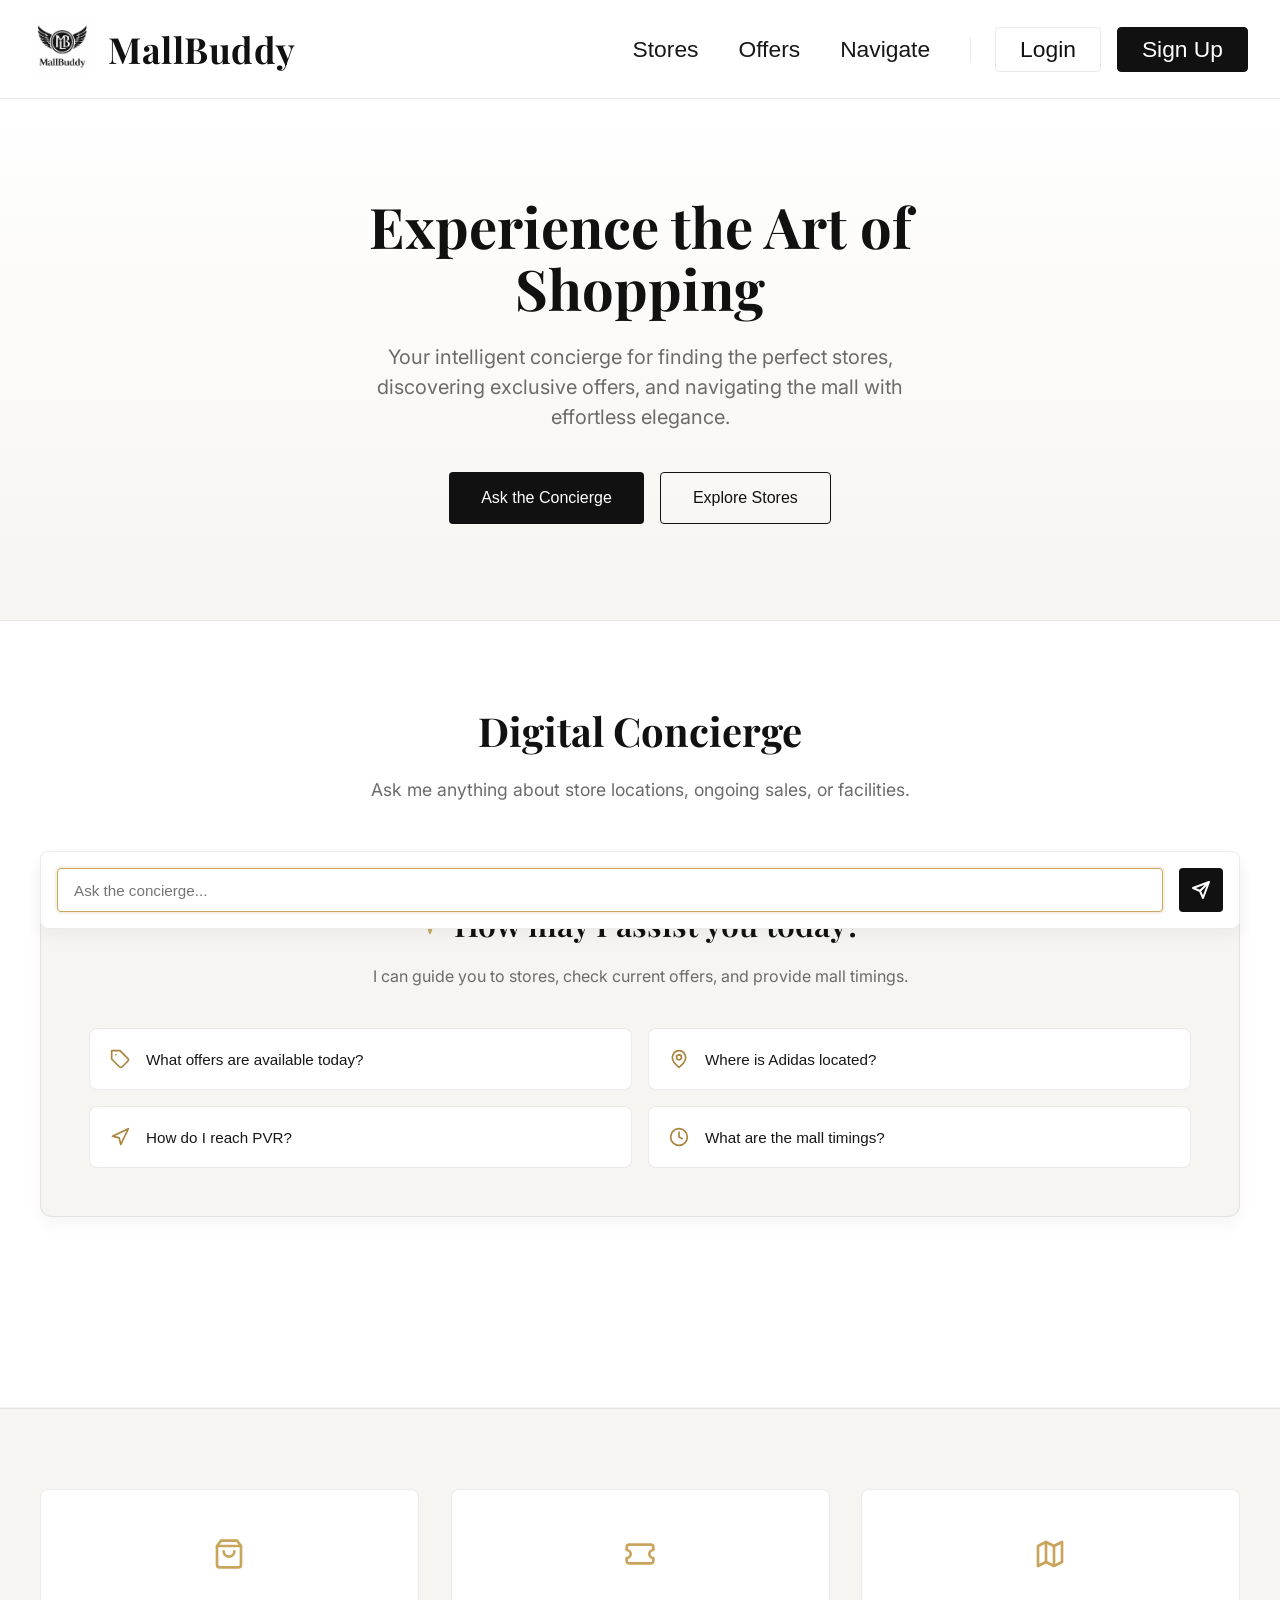
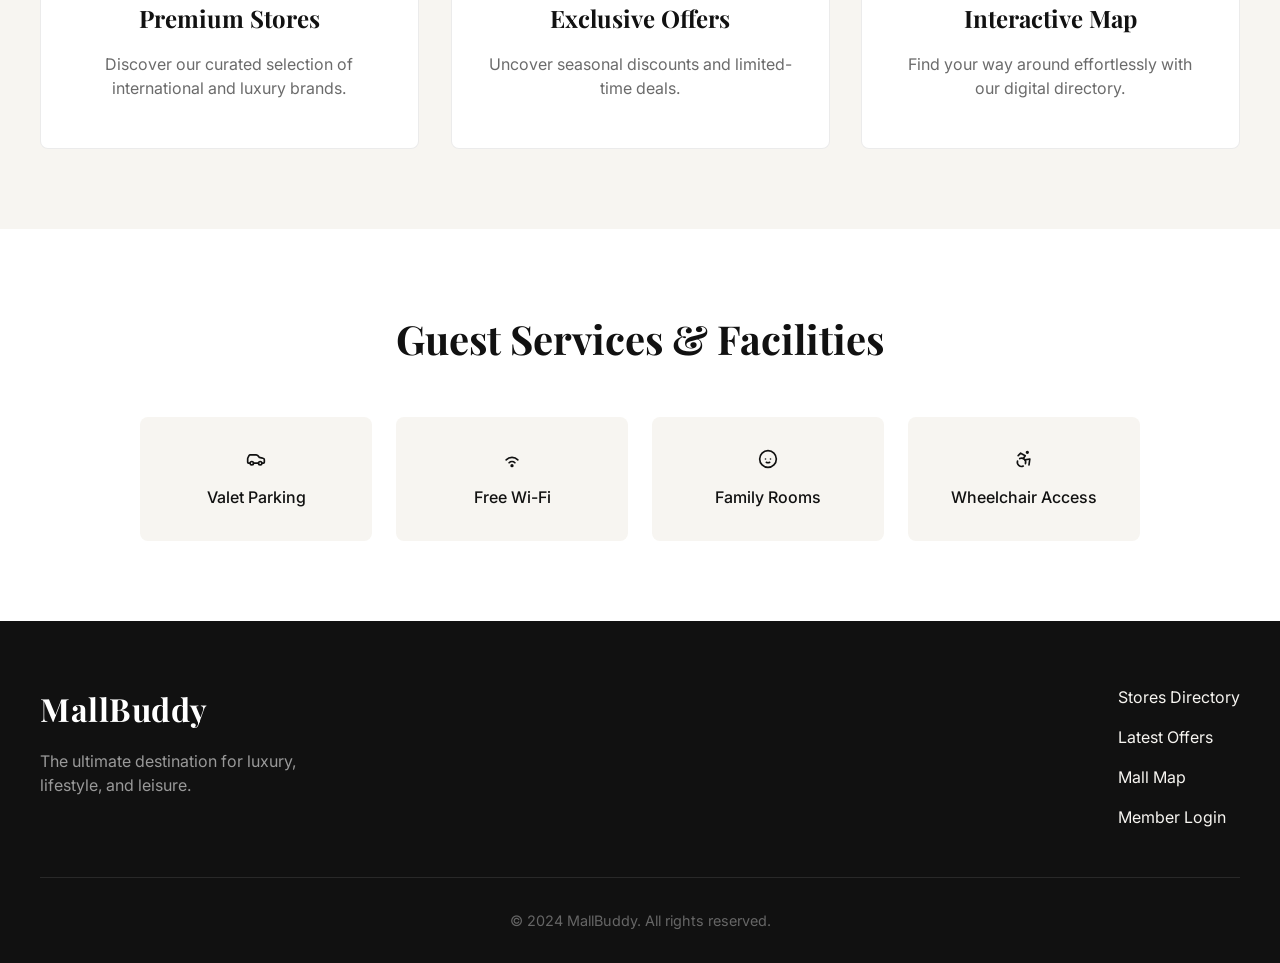
<file: frontend/index.html>
<!DOCTYPE html>
<html lang="en">

<head>
    <meta http-equiv="Cache-Control" content="no-cache, no-store, must-revalidate">
    <meta http-equiv="Pragma" content="no-cache">
    <meta http-equiv="Expires" content="0">
    <meta charset="UTF-8">
    <meta name="viewport" content="width=device-width, initial-scale=1.0">
    <title>MallBuddy - The Premium Shopping Experience</title>
    <!-- Premium Fonts: Playfair Display for Headings, Inter for Body -->
    <link rel="preconnect" href="https://fonts.googleapis.com">
    <link rel="preconnect" href="https://fonts.gstatic.com" crossorigin>
    <link href="https://fonts.googleapis.com/css2?family=Inter:wght@300;400;500;600&family=Playfair+Display:wght@400;500;600;700&display=swap" rel="stylesheet">
    <link rel="stylesheet" href="styles.css">
    <script src="config.js"></script>
    <script src="auth-guard.js"></script>
</head>

<body>
    <!-- Premium Header -->
        <header class="header">
        <div class="header-container">
            <div class="logo" onclick="window.location.href='index.html'" style="cursor: pointer;">
                <div class="logo-icon">
                    <img src="logo.png" alt="MallBuddy Logo" style="width: 40px; height: 40px; border-radius: 4px; object-fit: cover;">
                </div>
                <span class="logo-text">MallBuddy</span>
            </div>
            <button class="mobile-menu-btn" onclick="document.getElementById('navMenu').classList.toggle('active')" aria-label="Toggle Navigation">
                <svg width="24" height="24" viewBox="0 0 24 24" fill="none" stroke="currentColor" stroke-width="1.5" stroke-linecap="round" stroke-linejoin="round"><line x1="3" y1="12" x2="21" y2="12"></line><line x1="3" y1="6" x2="21" y2="6"></line><line x1="3" y1="18" x2="21" y2="18"></line></svg>
            </button>
            <nav class="nav-menu" id="navMenu">
                <button class="nav-btn" onclick="window.location.href='stores.html'">Stores</button>
                <button class="nav-btn" onclick="window.location.href='offers.html'">Offers</button>
                <button class="nav-btn" onclick="window.location.href='map.html'">Navigate</button>
                <div class="nav-divider"></div>
                <button class="btn-login" onclick="navigateTo('login')" id="loginBtn">Login</button>
                <button class="btn-signup" onclick="navigateTo('signup')" id="signupBtn">Sign Up</button>
                <span id="userInfo" style="display: none; color: var(--text-primary); font-weight: 500; padding: 0.5rem 1rem;"></span>
                <button class="btn-logout" onclick="logout()" id="logoutBtn" style="display: none;">Logout</button>
            </nav>
        </div>
    </header>

    <main class="main-content">
        <!-- Hero Section -->
        <section class="hero-section">
            <div class="hero-content">
                <h1 class="hero-title">Experience the Art of Shopping</h1>
                <p class="hero-subtitle">Your intelligent concierge for finding the perfect stores, discovering exclusive offers, and navigating the mall with effortless elegance.</p>
                <div class="hero-actions">
                    <button class="btn-hero-primary" onclick="document.getElementById('ai-assistant-section').scrollIntoView({behavior: 'smooth'})">Ask the Concierge</button>
                    <button class="btn-hero-secondary" onclick="window.location.href='stores.html'">Explore Stores</button>
                </div>
            </div>
        </section>

        <!-- AI Mall Assistant Section -->
        <section id="ai-assistant-section" class="ai-section">
            <div class="section-header-centered">
                <h2 class="section-heading">Digital Concierge</h2>
                <p class="section-subheading">Ask me anything about store locations, ongoing sales, or facilities.</p>
            </div>
            <div class="container ai-container">
                <!-- Welcome Card (Original ID preserved) -->
                <div class="welcome-card" id="welcomeCard">
                    <div class="welcome-header">
                        <svg width="24" height="24" viewBox="0 0 24 24" fill="none" stroke="currentColor" stroke-width="2" stroke-linecap="round" stroke-linejoin="round" class="ai-header-icon"><path d="m12 3-1.912 5.813a2 2 0 0 1-1.275 1.275L3 12l5.813 1.912a2 2 0 0 1 1.275 1.275L12 21l1.912-5.813a2 2 0 0 1 1.275-1.275L21 12l-5.813-1.912a2 2 0 0 1-1.275-1.275L12 3Z"/></svg>
                        <h1 class="welcome-title" id="welcomeTitle">How may I assist you today?</h1>
                    </div>
                    <p class="welcome-subtitle" id="welcomeSubtitle">I can guide you to stores, check current offers, and provide mall timings.</p>

                    <!-- Quick Actions Section -->
                    <div class="quick-actions-section">
                        <div class="quick-actions-grid">
                            <button class="action-card" onclick="sendQuickQuestion('What offers are available today?')">
                                <svg width="20" height="20" viewBox="0 0 24 24" fill="none" stroke="currentColor" stroke-width="2" stroke-linecap="round" stroke-linejoin="round" class="action-icon"><path d="M12 2H2v10l9.29 9.29c.94.94 2.48.94 3.42 0l6.58-6.58c.94-.94.94-2.48 0-3.42L12 2Z"/><path d="M7 7h.01"/></svg>
                                <span class="action-text">What offers are available today?</span>
                            </button>
                            <button class="action-card" onclick="sendQuickQuestion('Where is Adidas located?')">
                                <svg width="20" height="20" viewBox="0 0 24 24" fill="none" stroke="currentColor" stroke-width="2" stroke-linecap="round" stroke-linejoin="round" class="action-icon"><path d="M20 10c0 6-8 12-8 12s-8-6-8-12a8 8 0 0 1 16 0Z"/><circle cx="12" cy="10" r="3"/></svg>
                                <span class="action-text">Where is Adidas located?</span>
                            </button>
                            <button class="action-card" onclick="sendQuickQuestion('How do I reach PVR from the main entrance?')">
                                <svg width="20" height="20" viewBox="0 0 24 24" fill="none" stroke="currentColor" stroke-width="2" stroke-linecap="round" stroke-linejoin="round" class="action-icon"><polygon points="3 11 22 2 13 21 11 13 3 11"/></svg>
                                <span class="action-text">How do I reach PVR?</span>
                            </button>
                            <button class="action-card" onclick="sendQuickQuestion('What are the mall timings?')">
                                <svg width="20" height="20" viewBox="0 0 24 24" fill="none" stroke="currentColor" stroke-width="2" stroke-linecap="round" stroke-linejoin="round" class="action-icon"><circle cx="12" cy="12" r="10"/><polyline points="12 6 12 12 16 14"/></svg>
                                <span class="action-text">What are the mall timings?</span>
                            </button>
                        </div>
                    </div>
                </div>

                <!-- Chat Messages Area (Original ID preserved) -->
                <div class="chat-messages-container" id="chatMessagesContainer" style="display: none;">
                    <div class="chat-messages" id="chatMessages">
                        <!-- Messages will be added here dynamically by script.js -->
                    </div>
                </div>

                <!-- Chat Input (Original ID preserved) -->
                <div class="chat-input-section" id="chatInputSection">
                    <div class="chat-input-wrapper">
                        <input type="text" class="chat-input" id="chatInput"
                            placeholder="Ask the concierge..."
                            onkeypress="handleKeyPress(event)" />
                        <button class="send-button" onclick="sendMessage()" id="sendBtn">
                            <svg width="20" height="20" viewBox="0 0 20 20" fill="none" class="send-icon-svg">
                                <path d="M18 2L9 11M18 2L12 18L9 11M18 2L2 8L9 11" stroke="currentColor" stroke-width="2"
                                    stroke-linecap="round" stroke-linejoin="round" />
                            </svg>
                        </button>
                    </div>
                </div>
            </div>
        </section>

        <!-- Static Features / Find Your Way -->
        <section class="features-section">
            <div class="features-grid">
                <div class="feature-card" onclick="window.location.href='stores.html'">
                    <svg width="24" height="24" viewBox="0 0 24 24" fill="none" stroke="currentColor" stroke-width="2" stroke-linecap="round" stroke-linejoin="round" class="feature-icon"><path d="M6 2 3 6v14a2 2 0 0 0 2 2h14a2 2 0 0 0 2-2V6l-3-4Z"/><path d="M3 6h18"/><path d="M16 10a4 4 0 0 1-8 0"/></svg>
                    <h3>Premium Stores</h3>
                    <p>Discover our curated selection of international and luxury brands.</p>
                </div>
                <div class="feature-card" onclick="window.location.href='offers.html'">
                    <svg width="24" height="24" viewBox="0 0 24 24" fill="none" stroke="currentColor" stroke-width="2" stroke-linecap="round" stroke-linejoin="round" class="feature-icon"><path d="M2 9a3 3 0 0 1 0 6v2a2 2 0 0 0 2 2h16a2 2 0 0 0 2-2v-2a3 3 0 0 1 0-6V7a2 2 0 0 0-2-2H4a2 2 0 0 0-2 2Z"/></svg>
                    <h3>Exclusive Offers</h3>
                    <p>Uncover seasonal discounts and limited-time deals.</p>
                </div>
                <div class="feature-card" onclick="window.location.href='map.html'">
                    <svg width="24" height="24" viewBox="0 0 24 24" fill="none" stroke="currentColor" stroke-width="2" stroke-linecap="round" stroke-linejoin="round" class="feature-icon"><polygon points="3 6 9 3 15 6 21 3 21 18 15 21 9 18 3 21"/><line x1="9" x2="9" y1="3" y2="18"/><line x1="15" x2="15" y1="6" y2="21"/></svg>
                    <h3>Interactive Map</h3>
                    <p>Find your way around effortlessly with our digital directory.</p>
                </div>
            </div>
        </section>

        <!-- Facilities Section -->
        <section class="facilities-section">
            <div class="section-header-centered">
                <h2 class="section-heading">Guest Services & Facilities</h2>
            </div>
            <div class="facilities-grid">
                <div class="facility-item"><svg width="20" height="20" viewBox="0 0 24 24" fill="none" stroke="currentColor" stroke-width="2" stroke-linecap="round" stroke-linejoin="round"><path d="M19 17h2c.6 0 1-.4 1-1v-3c0-.9-.7-1.7-1.5-1.9C18.7 10.6 16 10 16 10s-1.3-1.4-2.2-2.3c-.5-.4-1.1-.7-1.8-.7H5c-.6 0-1.1.4-1.4.9l-1.4 2.9A3.7 3.7 0 0 0 2 12v4c0 .6.4 1 1 1h2"/><circle cx="7" cy="17" r="2"/><path d="M9 17h6"/><circle cx="17" cy="17" r="2"/></svg> Valet Parking</div>
                <div class="facility-item"><svg width="20" height="20" viewBox="0 0 24 24" fill="none" stroke="currentColor" stroke-width="2" stroke-linecap="round" stroke-linejoin="round"><path d="M5 13a10 10 0 0 1 14 0"/><path d="M8.5 16.5a5 5 0 0 1 7 0"/><circle cx="12" cy="20" r="1"/></svg> Free Wi-Fi</div>
                <div class="facility-item"><svg width="20" height="20" viewBox="0 0 24 24" fill="none" stroke="currentColor" stroke-width="2" stroke-linecap="round" stroke-linejoin="round"><path d="M9 12h.01"/><path d="M15 12h.01"/><path d="M10 16c.5.3 1.2.5 2 .5s1.5-.2 2-.5"/><path d="M2 12a10 10 0 1 0 20 0 10 10 0 1 0-20 0Z"/></svg> Family Rooms</div>
                <div class="facility-item"><svg width="20" height="20" viewBox="0 0 24 24" fill="none" stroke="currentColor" stroke-width="2" stroke-linecap="round" stroke-linejoin="round"><circle cx="16" cy="4" r="1"/><path d="m18 19 1-7-6 1"/><path d="m5 8 3-3 5.5 3-2.36 3.5"/><path d="M4.24 14.5a5 5 0 0 0 6.88 6"/><path d="M13.76 17.5a5 5 0 0 0-6.88-6"/></svg> Wheelchair Access</div>
            </div>
        </section>
    </main>

    <footer class="footer">
        <div class="footer-content">
            <div class="footer-brand">
                <span class="logo-text">MallBuddy</span>
                <p>The ultimate destination for luxury, lifestyle, and leisure.</p>
            </div>
            <div class="footer-links">
                <a href="stores.html">Stores Directory</a>
                <a href="offers.html">Latest Offers</a>
                <a href="map.html">Mall Map</a>
                <a href="login.html">Member Login</a>
            </div>
        </div>
        <div class="footer-bottom">
            <p>&copy; 2024 MallBuddy. All rights reserved.</p>
        </div>
    </footer>

    <script src="config.js"></script>
    <script src="analytics-tracking.js"></script>
    <script src="script.js?v=4"></script>
</body>

</html>
</file>
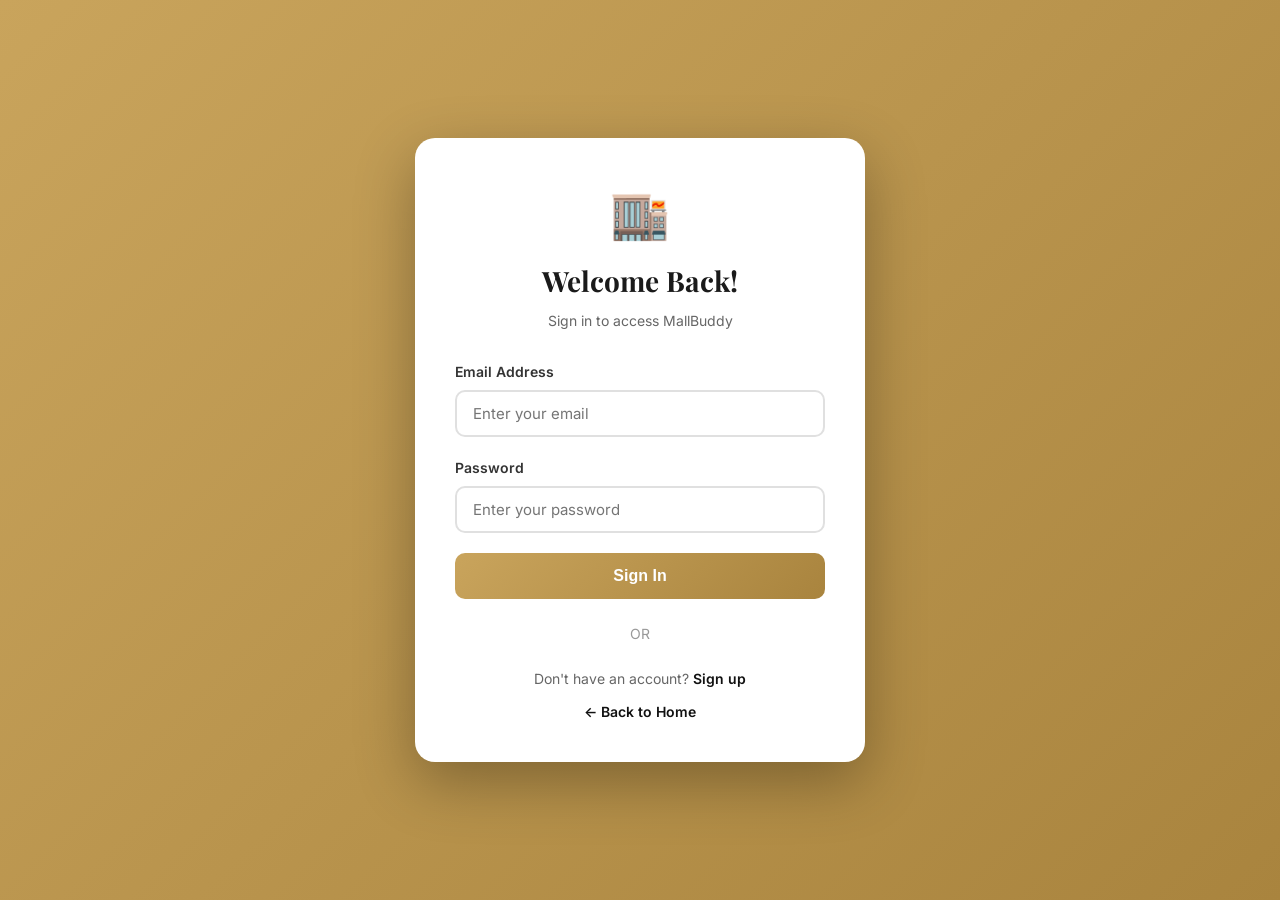
<file: frontend/login.html>
<!DOCTYPE html>
<html lang="en">

<head>
    <meta http-equiv="Cache-Control" content="no-cache, no-store, must-revalidate">
    <meta http-equiv="Pragma" content="no-cache">
    <meta http-equiv="Expires" content="0">
    <meta charset="UTF-8">
    <meta name="viewport" content="width=device-width, initial-scale=1.0">
    <title>Login - MallBuddy</title>
    <link rel="stylesheet" href="styles.css">
        <link rel="preconnect" href="https://fonts.googleapis.com">
    <link rel="preconnect" href="https://fonts.gstatic.com" crossorigin>
    <link href="https://fonts.googleapis.com/css2?family=Inter:wght@300;400;500;600&family=Playfair+Display:wght@400;500;600;700&display=swap" rel="stylesheet">
    <style>
        .auth-container {
            min-height: 100vh;
            display: flex;
            align-items: center;
            justify-content: center;
            background: linear-gradient(135deg, var(--accent) 0%, var(--accent-dark) 100%);
            padding: 20px;
        }

        .auth-card {
            background: white;
            border-radius: 20px;
            padding: 40px;
            width: 100%;
            max-width: 450px;
            box-shadow: 0 20px 60px rgba(0, 0, 0, 0.3);
        }

        .auth-header {
            text-align: center;
            margin-bottom: 30px;
        }

        .auth-logo {
            font-size: 48px;
            margin-bottom: 10px;
        }

        .auth-title {
            font-size: 28px;
            font-weight: 700;
            color: #1a1a1a;
            margin-bottom: 8px;
        }

        .auth-subtitle {
            color: #666;
            font-size: 14px;
        }

        .form-group {
            margin-bottom: 20px;
        }

        .form-label {
            display: block;
            font-weight: 600;
            color: #333;
            margin-bottom: 8px;
            font-size: 14px;
        }

        .form-input {
            width: 100%;
            padding: 12px 16px;
            border: 2px solid #e0e0e0;
            border-radius: 10px;
            font-size: 15px;
            transition: all 0.3s;
            font-family: 'Inter', sans-serif;
        }

        .form-input:focus {
            outline: none;
            border-color: var(--primary);
            box-shadow: 0 0 0 3px rgba(155, 123, 199, 0.15);
        }

        .btn-primary {
            width: 100%;
            padding: 14px;
            background: linear-gradient(135deg, var(--accent) 0%, var(--accent-dark) 100%);
            color: white;
            border: none;
            border-radius: 10px;
            font-size: 16px;
            font-weight: 600;
            cursor: pointer;
            transition: transform 0.2s;
        }

        .btn-primary:hover {
            transform: translateY(-2px);
        }

        .btn-primary:disabled {
            opacity: 0.6;
            cursor: not-allowed;
        }

        .error-message {
            background: #fee;
            color: #c33;
            padding: 12px;
            border-radius: 8px;
            margin-bottom: 20px;
            font-size: 14px;
            display: none;
        }

        .success-message {
            background: #efe;
            color: #3c3;
            padding: 12px;
            border-radius: 8px;
            margin-bottom: 20px;
            font-size: 14px;
            display: none;
        }

        .auth-footer {
            text-align: center;
            margin-top: 24px;
            color: #666;
            font-size: 14px;
        }

        .auth-link {
            color: var(--primary);
            text-decoration: none;
            font-weight: 600;
        }

        .auth-link:hover {
            text-decoration: underline;
        }

        .divider {
            text-align: center;
            margin: 24px 0;
            color: #999;
            font-size: 14px;
        }
    </style>
    <script src="config.js"></script>
    <script src="auth-guard.js"></script>
</head>

<body>
    <div class="auth-container">
        <div class="auth-card">
            <div class="auth-header">
                <div class="auth-logo">🏬</div>
                <h1 class="auth-title">Welcome Back!</h1>
                <p class="auth-subtitle">Sign in to access MallBuddy</p>
            </div>

            <div id="errorMessage" class="error-message"></div>
            <div id="successMessage" class="success-message"></div>

            <form id="loginForm">
                <div class="form-group">
                    <label class="form-label" for="email">Email Address</label>
                    <input type="email" id="email" class="form-input" placeholder="Enter your email" required>
                </div>

                <div class="form-group">
                    <label class="form-label" for="password">Password</label>
                    <input type="password" id="password" class="form-input" placeholder="Enter your password" required>
                </div>

                <button type="submit" class="btn-primary" id="loginBtn">
                    Sign In
                </button>
            </form>

            <div class="divider">OR</div>

            <div class="auth-footer">
                Don't have an account? <a href="signup.html" class="auth-link">Sign up</a>
            </div>

            <div class="auth-footer" style="margin-top: 12px;">
                <a href="index.html" class="auth-link">← Back to Home</a>
            </div>
        </div>
    </div>

    <script>
        // BACKEND_URL is now provided by config.js

        document.getElementById('loginForm').addEventListener('submit', async (e) => {
            e.preventDefault();

            const email = document.getElementById('email').value;
            const password = document.getElementById('password').value;
            const loginBtn = document.getElementById('loginBtn');
            const errorMsg = document.getElementById('errorMessage');
            const successMsg = document.getElementById('successMessage');

            // Hide messages
            errorMsg.style.display = 'none';
            successMsg.style.display = 'none';

            // Disable button
            loginBtn.disabled = true;
            loginBtn.textContent = 'Signing in...';

            try {
                // Try user login first
                const response = await fetch(`${BACKEND_URL}/api/auth/login`, {
                    method: 'POST',
                    headers: {
                        'Content-Type': 'application/json',
                    },
                    body: JSON.stringify({ email, password })
                });

                const data = await response.json();

                if (response.ok) {
                    // Store user data
                    localStorage.setItem('token', data.access_token);
                    localStorage.setItem('user', JSON.stringify(data.user));
                    localStorage.setItem('userType', 'user');

                    successMsg.textContent = 'Login successful! Redirecting...';
                    successMsg.style.display = 'block';

                    setTimeout(() => {
                        window.location.href = 'index.html';
                    }, 1000);
                } else {
                    // If user login fails, try admin login
                    const adminResponse = await fetch(`${BACKEND_URL}/api/auth/admin/login`, {
                        method: 'POST',
                        headers: {
                            'Content-Type': 'application/json',
                        },
                        body: JSON.stringify({ email, password })
                    });

                    if (adminResponse.ok) {
                        const adminData = await adminResponse.json();

                        localStorage.setItem('token', adminData.access_token);
                        localStorage.setItem('user', JSON.stringify(adminData.admin));
                        localStorage.setItem('userType', 'admin');

                        successMsg.textContent = 'Admin login successful! Redirecting...';
                        successMsg.style.display = 'block';

                        setTimeout(() => {
                            window.location.href = 'admin.html';
                        }, 1000);
                    } else {
                        errorMsg.textContent = data.error || 'Invalid email or password';
                        errorMsg.style.display = 'block';
                    }
                }
            } catch (error) {
                console.error('Login error:', error);
                errorMsg.textContent = 'Unable to connect to server. Please try again.';
                errorMsg.style.display = 'block';
            } finally {
                loginBtn.disabled = false;
                loginBtn.textContent = 'Sign In';
            }
        });
    </script>
</body>

</html>
</file>
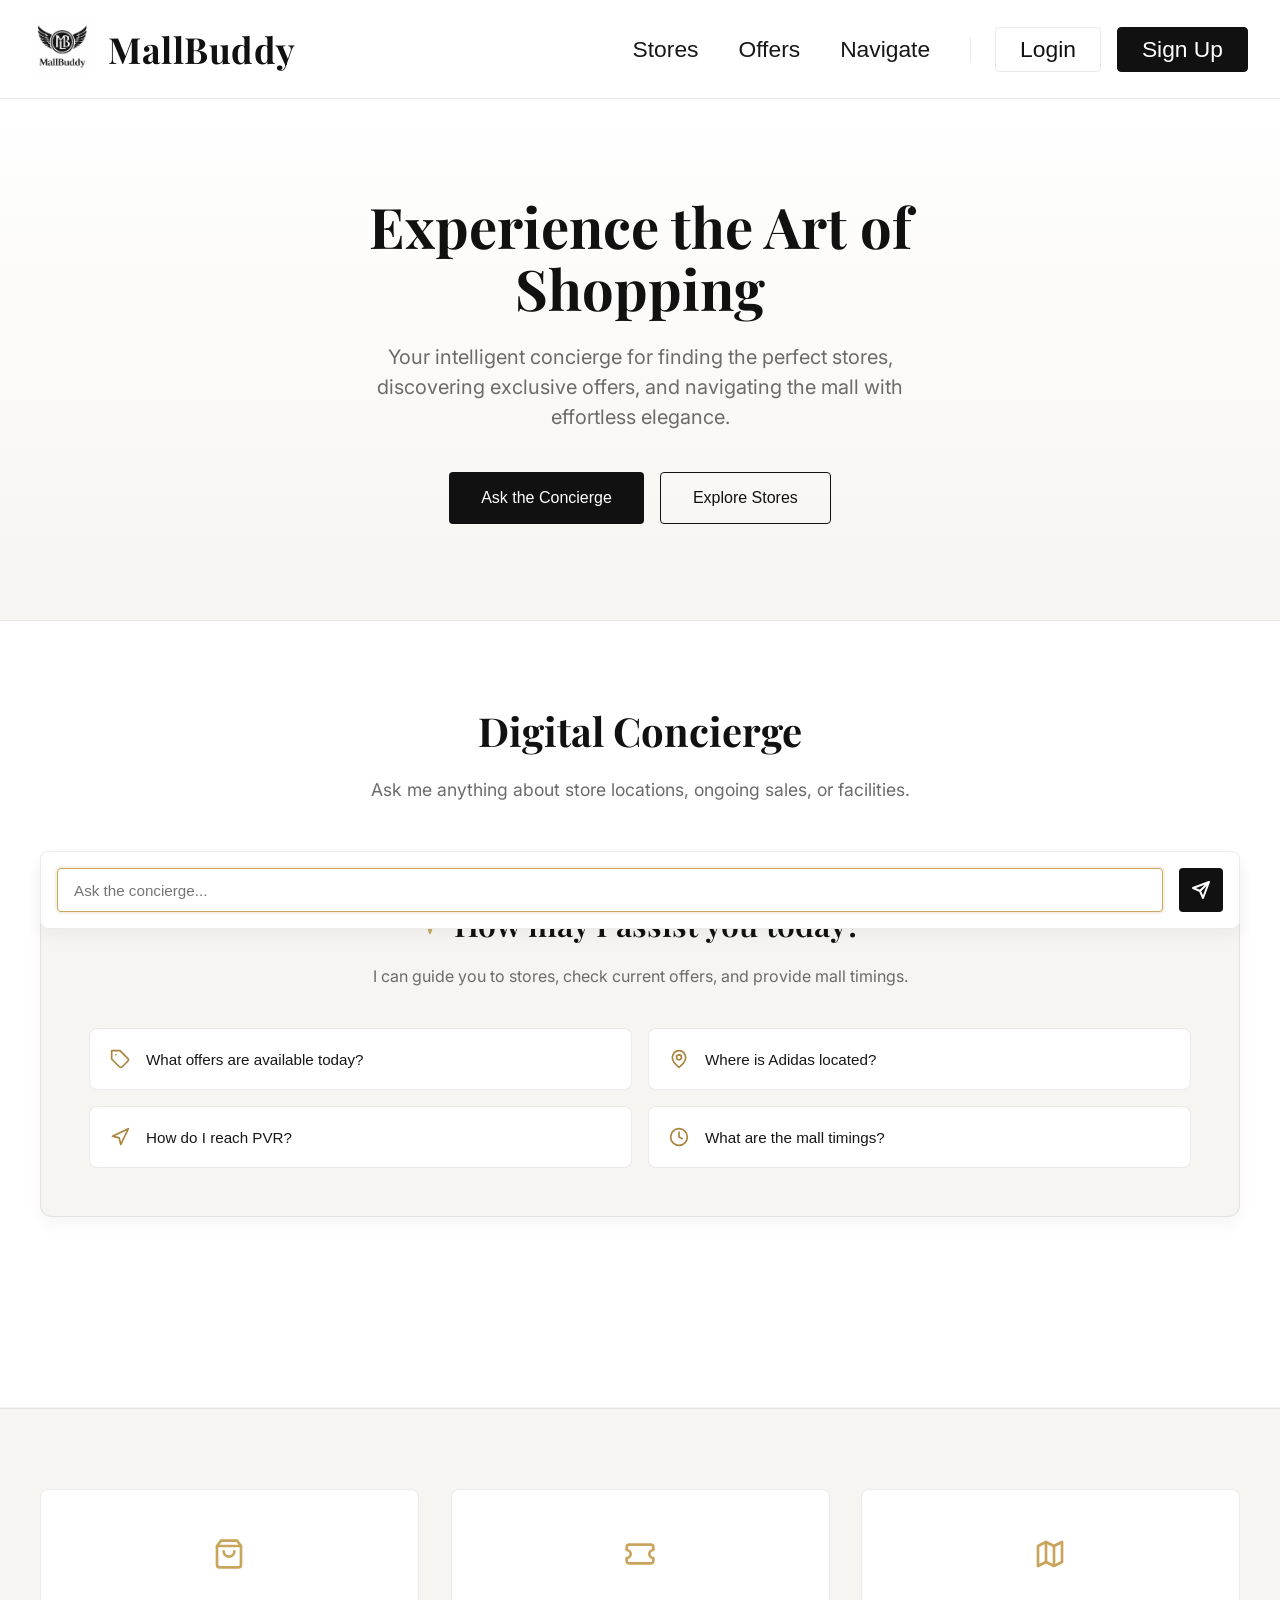
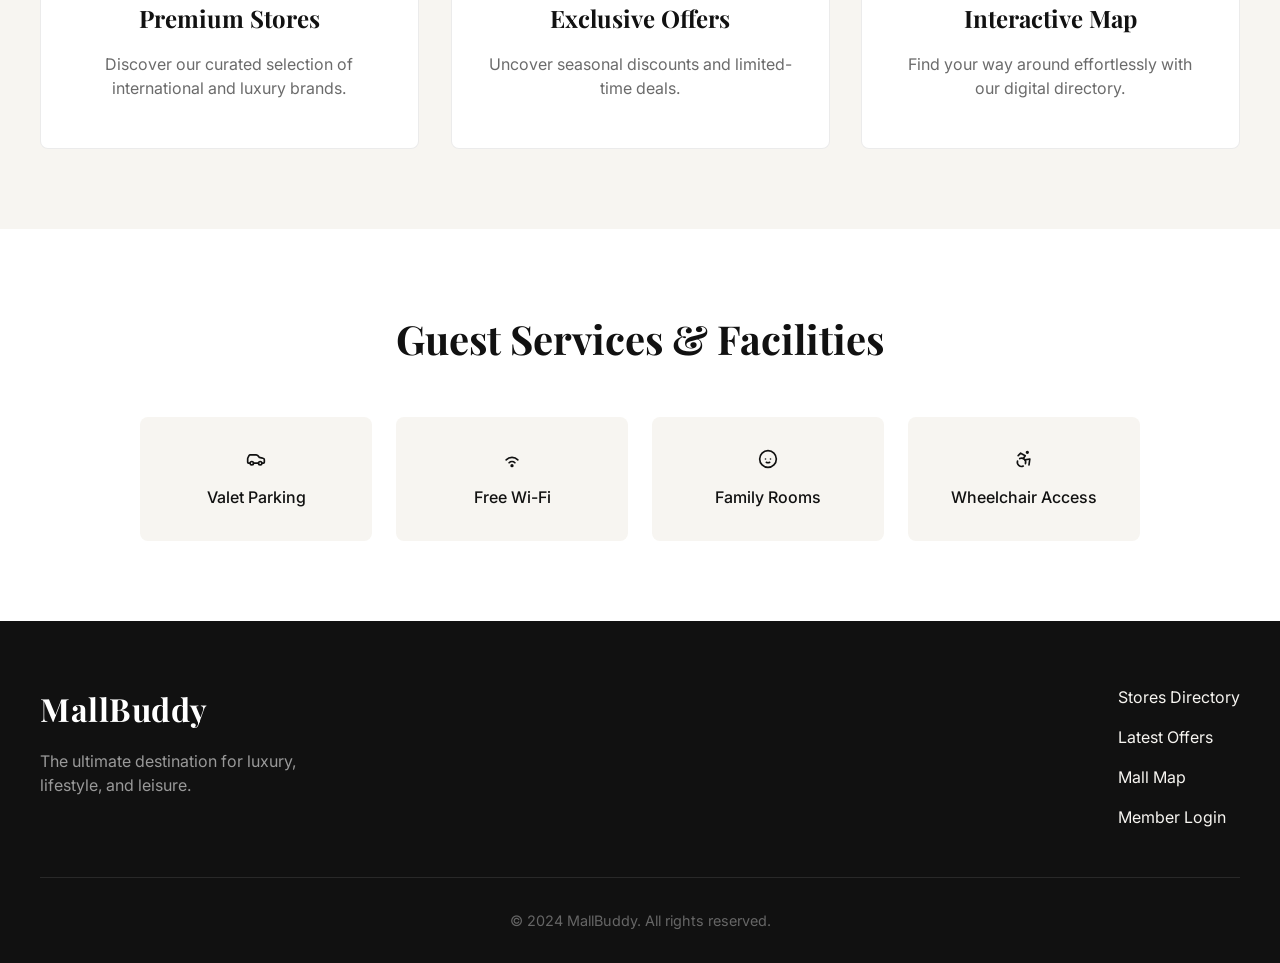
<file: frontend/map.html>
<!DOCTYPE html>
<html lang="en">

<head>
    <meta http-equiv="Cache-Control" content="no-cache, no-store, must-revalidate">
    <meta http-equiv="Pragma" content="no-cache">
    <meta http-equiv="Expires" content="0">
    <meta charset="UTF-8">
    <meta name="viewport" content="width=device-width, initial-scale=1.0">
    <title>Mall Map - MallBuddy</title>
    <link rel="stylesheet" href="styles.css">
        <link rel="preconnect" href="https://fonts.googleapis.com">
    <link rel="preconnect" href="https://fonts.gstatic.com" crossorigin>
    <link href="https://fonts.googleapis.com/css2?family=Inter:wght@300;400;500;600&family=Playfair+Display:wght@400;500;600;700&display=swap" rel="stylesheet">
    <style>
        .map-container {
            max-width: 1400px;
            margin: 0 auto;
            padding: 2rem;
        }

        .map-header {
            background: white;
            border-radius: 20px;
            padding: 2rem;
            margin-bottom: 2rem;
            box-shadow: 0 4px 6px rgba(0, 0, 0, 0.1);
        }

        .map-title {
            font-size: 2rem;
            font-weight: 700;
            color: #1F2937;
            margin-bottom: 0.5rem;
        }

        /* Navigation Mode Header */
        .nav-mode-header {
            background: linear-gradient(135deg, var(--accent), var(--accent-dark));
            color: white;
            border-radius: 20px;
            padding: 1.5rem 2rem;
            margin-bottom: 2rem;
            display: flex;
            justify-content: space-between;
            align-items: center;
            box-shadow: 0 4px 15px rgba(155, 123, 199, 0.3);
        }

        .nav-route-info {
            display: flex;
            align-items: center;
            gap: 1rem;
        }

        .nav-point {
            display: flex;
            align-items: center;
            gap: 0.5rem;
        }

        .nav-point-icon {
            font-size: 1.5rem;
        }

        .nav-point-text {
            font-weight: 600;
        }

        .nav-arrow {
            font-size: 1.5rem;
            opacity: 0.7;
        }

        .nav-stats {
            display: flex;
            gap: 2rem;
        }

        .nav-stat {
            text-align: center;
        }

        .nav-stat-value {
            font-size: 1.5rem;
            font-weight: 700;
        }

        .nav-stat-label {
            font-size: 0.875rem;
            opacity: 0.9;
        }

        .btn-exit-nav {
            background: rgba(255, 255, 255, 0.2);
            border: none;
            color: white;
            padding: 0.5rem 1rem;
            border-radius: 8px;
            cursor: pointer;
            font-weight: 600;
            transition: all 0.2s;
        }

        .btn-exit-nav:hover {
            background: rgba(255, 255, 255, 0.3);
        }

        .map-content {
            display: grid;
            grid-template-columns: 280px 1fr;
            gap: 2rem;
        }

        .floor-selector {
            background: white;
            border-radius: 16px;
            padding: 1.5rem;
            box-shadow: 0 2px 8px rgba(0, 0, 0, 0.08);
            height: fit-content;
        }

        .floor-selector-title {
            font-size: 1.25rem;
            font-weight: 700;
            color: #1F2937;
            margin-bottom: 1rem;
        }

        .floor-buttons {
            display: flex;
            flex-direction: column;
            gap: 0.75rem;
        }

        .floor-btn {
            padding: 1rem;
            border: 2px solid #E5E7EB;
            border-radius: 12px;
            background: white;
            cursor: pointer;
            transition: all 0.2s;
            text-align: left;
            font-weight: 600;
            color: #374151;
        }

        .floor-btn:hover {
            border-color: var(--primary);
            background: #FDF8FF;
        }

        .floor-btn.active {
            background: linear-gradient(135deg, var(--accent), var(--accent-dark));
            color: white;
            border-color: var(--primary);
        }

        .floor-btn.has-route {
            border-color: #10B981;
            position: relative;
        }

        .floor-btn.has-route::after {
            content: "●";
            position: absolute;
            right: 1rem;
            color: #10B981;
        }

        .floor-info {
            font-size: 0.875rem;
            color: #6B7280;
            margin-top: 0.25rem;
        }

        .floor-btn.active .floor-info {
            color: rgba(255, 255, 255, 0.9);
        }

        .map-display {
            background: white;
            border-radius: 16px;
            padding: 2rem;
            box-shadow: 0 2px 8px rgba(0, 0, 0, 0.08);
        }

        .map-floor-title {
            font-size: 1.5rem;
            font-weight: 700;
            color: #1F2937;
            margin-bottom: 1.5rem;
        }

        /* SVG Map Container */
        .map-svg-container {
            background: linear-gradient(135deg, #F9FAFB 0%, #F3F4F6 100%);
            border-radius: 12px;
            padding: 1rem;
            margin-bottom: 1.5rem;
            min-height: 500px;
            position: relative;
            overflow: hidden;
        }

        .floor-map {
            width: 100%;
            height: 500px;
            border-radius: 8px;
        }

        /* SVG Styles */
        .corridor {
            fill: #E5E7EB;
        }

        .store-rect {
            cursor: pointer;
            transition: all 0.2s;
        }

        .store-rect:hover {
            filter: brightness(1.1);
        }

        .store-rect.destination {
            stroke: #10B981;
            stroke-width: 4;
            stroke-dasharray: 8, 4;
            animation: pulse 1.5s infinite;
        }

        @keyframes pulse {

            0%,
            100% {
                stroke-opacity: 1;
            }

            50% {
                stroke-opacity: 0.5;
            }
        }

        .store-label {
            font-family: 'Inter', sans-serif;
            font-size: 12px;
            font-weight: 600;
            fill: white;
            pointer-events: none;
        }

        .landmark-circle {
            cursor: pointer;
        }

        .landmark-icon {
            font-size: 20px;
            pointer-events: none;
        }

        .start-marker {
            animation: bounce 1s infinite;
        }

        @keyframes bounce {

            0%,
            100% {
                transform: translateY(0);
            }

            50% {
                transform: translateY(-5px);
            }
        }

        /* Route Path */
        .route-path {
            fill: none;
            stroke: var(--primary);
            stroke-width: 5;
            stroke-linecap: round;
            stroke-linejoin: round;
            stroke-dasharray: 1000;
            stroke-dashoffset: 1000;
            animation: drawPath 2s ease forwards;
        }

        @keyframes drawPath {
            to {
                stroke-dashoffset: 0;
            }
        }

        .route-path-glow {
            fill: none;
            stroke: rgba(155, 123, 199, 0.3);
            stroke-width: 12;
            stroke-linecap: round;
            stroke-linejoin: round;
        }

        /* Directions Panel */
        .directions-panel {
            background: #F9FAFB;
            border-radius: 12px;
            padding: 1.5rem;
            margin-top: 1.5rem;
        }

        .directions-title {
            font-size: 1.25rem;
            font-weight: 700;
            color: #1F2937;
            margin-bottom: 1rem;
            display: flex;
            align-items: center;
            gap: 0.5rem;
        }

        .directions-list {
            display: flex;
            flex-direction: column;
            gap: 0.75rem;
        }

        .direction-step {
            display: flex;
            align-items: flex-start;
            gap: 1rem;
            padding: 0.75rem;
            background: white;
            border-radius: 8px;
            border-left: 4px solid var(--primary);
        }

        .direction-step.current {
            background: linear-gradient(135deg, rgba(155, 123, 199, 0.1), rgba(232, 160, 176, 0.1));
            border-left-color: #10B981;
        }

        .step-icon {
            font-size: 1.25rem;
            min-width: 30px;
            text-align: center;
        }

        .step-content {
            flex: 1;
        }

        .step-text {
            font-weight: 500;
            color: #374151;
        }

        .step-detail {
            font-size: 0.875rem;
            color: #6B7280;
            margin-top: 0.25rem;
        }

        /* Legend */
        .legend {
            display: flex;
            flex-wrap: wrap;
            gap: 1.5rem;
            margin-top: 1.5rem;
            padding: 1rem;
            background: #F9FAFB;
            border-radius: 12px;
        }

        .legend-item {
            display: flex;
            align-items: center;
            gap: 0.5rem;
            font-size: 0.875rem;
        }

        .legend-color {
            width: 20px;
            height: 20px;
            border-radius: 4px;
        }

        /* Stores List */
        .stores-list {
            display: grid;
            grid-template-columns: repeat(auto-fill, minmax(200px, 1fr));
            gap: 1rem;
        }

        .store-item {
            padding: 1rem;
            background: #F9FAFB;
            border-radius: 12px;
            border: 2px solid transparent;
            transition: all 0.2s;
            cursor: pointer;
        }

        .store-item:hover {
            border-color: var(--primary);
            background: white;
        }

        .store-item.destination {
            border-color: #10B981;
            background: linear-gradient(135deg, rgba(16, 185, 129, 0.1), rgba(16, 185, 129, 0.05));
        }

        .store-item-name {
            font-weight: 600;
            color: #1F2937;
            margin-bottom: 0.25rem;
        }

        .store-item-location {
            font-size: 0.875rem;
            color: #6B7280;
        }

        @media (max-width: 1024px) {
            .map-content {
                grid-template-columns: 1fr;
            }

            .floor-buttons {
                flex-direction: row;
                overflow-x: auto;
            }

            .floor-btn {
                min-width: 150px;
            }

            .nav-mode-header {
                flex-direction: column;
                gap: 1rem;
                text-align: center;
            }

            .nav-stats {
                justify-content: center;
            }
        }
    </style>
    <script src="config.js"></script>
    <script src="auth-guard.js"></script>
</head>

<body>
    <!-- Header -->
            <header class="header">
        <div class="header-container">
            <div class="logo" onclick="window.location.href='index.html'" style="cursor: pointer;">
                <div class="logo-icon">
                    <img src="logo.png" alt="MallBuddy Logo" style="width: 40px; height: 40px; border-radius: 4px; object-fit: cover;">
                </div>
                <span class="logo-text">MallBuddy</span>
            </div>
            <button class="mobile-menu-btn" onclick="document.getElementById('navMenu').classList.toggle('active')" aria-label="Toggle Navigation">
                <svg width="24" height="24" viewBox="0 0 24 24" fill="none" stroke="currentColor" stroke-width="1.5" stroke-linecap="round" stroke-linejoin="round"><line x1="3" y1="12" x2="21" y2="12"></line><line x1="3" y1="6" x2="21" y2="6"></line><line x1="3" y1="18" x2="21" y2="18"></line></svg>
            </button>
            <nav class="nav-menu" id="navMenu">
                <button class="nav-btn" onclick="window.location.href='stores.html'">Stores</button>
                <button class="nav-btn" onclick="window.location.href='offers.html'">Offers</button>
                <button class="nav-btn" onclick="window.location.href='map.html'">Navigate</button>
                <div class="nav-divider"></div>
                <button class="btn-login" onclick="navigateTo('login')" id="loginBtn">Login</button>
                <button class="btn-signup" onclick="navigateTo('signup')" id="signupBtn">Sign Up</button>
                <span id="userInfo" style="display: none; color: var(--text-primary); font-weight: 500; padding: 0.5rem 1rem;"></span>
                <button class="btn-logout" onclick="logout()" id="logoutBtn" style="display: none;">Logout</button>
            </nav>
        </div>
    </header>

    <!-- Main Content -->
    <main class="map-container">
        <!-- Navigation Mode Header (shown when navigating) -->
        <div class="nav-mode-header" id="navModeHeader" style="display: none;">
            <div class="nav-route-info">
                <div class="nav-point">
                    <span class="nav-point-icon">📍</span>
                    <span class="nav-point-text" id="navFromText">Main Entrance</span>
                </div>
                <span class="nav-arrow">→</span>
                <div class="nav-point">
                    <span class="nav-point-icon">🎯</span>
                    <span class="nav-point-text" id="navToText">Adidas</span>
                </div>
            </div>
            <div class="nav-stats">
                <div class="nav-stat">
                    <div class="nav-stat-value" id="navDistance">~2</div>
                    <div class="nav-stat-label">min walk</div>
                </div>
                <div class="nav-stat">
                    <div class="nav-stat-value" id="navFloors">1</div>
                    <div class="nav-stat-label">floor(s)</div>
                </div>
            </div>
            <button class="btn-exit-nav" onclick="exitNavigationMode()">✕ Exit Navigation</button>
        </div>

        <!-- Regular Header (shown when not navigating) -->
        <div class="map-header" id="regularHeader">
            <h1 class="map-title">🗺️ Interactive Mall Map</h1>
            <p style="color: #6B7280;">Navigate through different floors and find your destination</p>
        </div>

        <div class="map-content">
            <!-- Floor Selector -->
            <div class="floor-selector">
                <h2 class="floor-selector-title">Select Floor</h2>
                <div class="floor-buttons" id="floorButtons">
                    <!-- Floors will be loaded dynamically -->
                </div>
            </div>

            <!-- Map Display -->
            <div class="map-display">
                <h2 class="map-floor-title" id="currentFloorTitle">Floor 1</h2>

                <!-- SVG Map Container -->
                <div class="map-svg-container">
                    <svg id="floorMap" class="floor-map" viewBox="0 0 800 500">
                        <!-- Floor content will be rendered here -->
                    </svg>
                </div>

                <!-- Directions Panel (shown when navigating) -->
                <div class="directions-panel" id="directionsPanel" style="display: none;">
                    <h3 class="directions-title">📍 Step-by-Step Directions</h3>
                    <div class="directions-list" id="directionsList">
                        <!-- Directions will be added here -->
                    </div>
                </div>

                <!-- Stores on Current Floor -->
                <h3 style="font-size: 1.25rem; font-weight: 600; margin-bottom: 1rem;">Stores on this floor</h3>
                <div class="stores-list" id="storesList">
                    <!-- Stores will be loaded dynamically -->
                </div>

                <!-- Legend -->
                <div class="legend">
                    <div class="legend-item">
                        <div class="legend-color" style="background: var(--primary);"></div>
                        <span>Stores</span>
                    </div>
                    <div class="legend-item">
                        <div class="legend-color" style="background: #10B981;"></div>
                        <span>Destination</span>
                    </div>
                    <div class="legend-item">
                        <div class="legend-color" style="background: #EF4444;"></div>
                        <span>Your Location</span>
                    </div>
                    <div class="legend-item">
                        <div class="legend-color" style="background: #F97316;"></div>
                        <span>Facilities</span>
                    </div>
                </div>
            </div>
        </div>
    </main>

    <!-- Include floor layouts data -->
    <script src="floor-layouts.js"></script>

    <script src="config.js"></script>
    <script src="analytics-tracking.js"></script>
    <script>
        // BACKEND_URL is now provided by config.js
        const BACKEND_URL = window.BACKEND_URL || 'http://localhost:5000';
        let currentFloor = '1';
        let isNavigating = false;
        let navigationRoute = null;
        let fromLocation = null;
        let toLocation = null;

        // Parse URL parameters for navigation
        function parseNavigationParams() {
            const params = new URLSearchParams(window.location.search);
            const from = params.get('from');
            const to = params.get('to');

            if (from && to) {
                return { from, to };
            }
            return null;
        }

        // Initialize navigation mode
        async function init() {
            try {
                // Fetch mall layout from backend first
                await fetchMallLayout();
                
                // Fetch live store data
                await fetchAndSyncStores();
            } catch (error) {
                console.error('Failed to init:', error);
            }

            const params = parseNavigationParams();
            loadFloorButtons(); // Load buttons after sync

            if (params) {
                await initNavigationMode(params);
            } else {
                selectFloor('1');
            }
        }

        // Fetch stores and update FLOOR_LAYOUTS
        async function fetchAndSyncStores() {
            try {
                const response = await fetch(`${BACKEND_URL}/api/admin/stores`);
                const data = await response.json();
                const liveStores = data.stores;

                // Color palette based on category names (simple heuristic)
                const categoryColors = {
                    'Fashion': '#6366F1',
                    'Electronics': '#3B82F6',
                    'Food': '#F97316',
                    'Entertainment': '#EC4899',
                    'Health': '#10B981',
                    'Other': '#6B7280'
                };

                // Iterate through all floors in layout
                Object.keys(FLOOR_LAYOUTS).forEach(floorKey => {
                    const layout = FLOOR_LAYOUTS[floorKey];

                    // Update stores in layout
                    layout.stores.forEach(layoutStore => {
                        // Find matching live store by unit
                        // Normalize unit numbers (handle distinct formats e.g. "101" vs "Unit 101")
                        const match = liveStores.find(s =>
                            s.unit && s.unit.toString().trim() === layoutStore.unit.toString().trim()
                        );

                        if (match) {
                            layoutStore.name = match.name;
                            layoutStore.id = match.id; // Update ID to match DB
                            // Set color based on category name
                            const catName = match.category_name || 'Other';
                            // Simple substring match for category colors
                            let color = '#6B7280';
                            if (/fashion|clothing/i.test(catName)) color = categoryColors.Fashion;
                            else if (/electronic|digital/i.test(catName)) color = categoryColors.Electronics;
                            else if (/food|cafe|restaurant/i.test(catName)) color = categoryColors.Food;
                            else if (/movie|cinema|game/i.test(catName)) color = categoryColors.Entertainment;
                            else if (/health|pharmacy/i.test(catName)) color = categoryColors.Health;

                            layoutStore.color = color;
                        } else {
                            // No store in this unit -> Vacant
                            layoutStore.name = 'Vacant';
                            layoutStore.color = '#E5E7EB'; // Gray for composed/vacant
                            // Keep unit for reference
                        }
                    });
                });

                console.log('Map synchronized with live store data');

            } catch (error) {
                console.error('Error fetching stores:', error);
            }
        }

        async function initNavigationMode(params) {
            isNavigating = true;

            // Find starting point and destination
            fromLocation = findStartingPoint(params.from);
            toLocation = findStoreByName(params.to);

            if (!fromLocation || !toLocation) {
                console.error('Could not find navigation locations');
                // Fallback to regular mode if nav invalid
                document.getElementById('navModeHeader').style.display = 'none';
                document.getElementById('regularHeader').style.display = 'block';
                return;
            }

            // Calculate route
            navigationRoute = await calculateRoute(fromLocation, toLocation);

            // Update UI
            document.getElementById('navModeHeader').style.display = 'flex';
            document.getElementById('regularHeader').style.display = 'none';
            document.getElementById('directionsPanel').style.display = 'block';

            // Update navigation header
            document.getElementById('navFromText').textContent = fromLocation.name;
            document.getElementById('navToText').textContent = toLocation.name;
            document.getElementById('navDistance').textContent = `~${navigationRoute.estimatedTime}`;
            document.getElementById('navFloors').textContent = navigationRoute.floors.length;

            // Render directions
            renderDirections(navigationRoute);

            // Switch to the first floor of the route
            if (navigationRoute.floors.length > 0) {
                selectFloor(navigationRoute.floors[0].floor);
            }

            // Mark floors that have route
            markRouteFloors();
        }

        // Exit navigation mode
        function exitNavigationMode() {
            isNavigating = false;
            navigationRoute = null;
            fromLocation = null;
            toLocation = null;

            // Update UI
            document.getElementById('navModeHeader').style.display = 'none';
            document.getElementById('regularHeader').style.display = 'block';
            document.getElementById('directionsPanel').style.display = 'none';

            // Clear URL params
            window.history.replaceState({}, '', 'map.html');

            // Remove route floor markers
            document.querySelectorAll('.floor-btn').forEach(btn => {
                btn.classList.remove('has-route');
            });

            // Re-render current floor
            renderFloor(currentFloor);
        }

        // Mark floors that are part of the route
        function markRouteFloors() {
            if (!navigationRoute) return;

            const routeFloors = navigationRoute.floors.map(f => f.floor);
            document.querySelectorAll('.floor-btn').forEach(btn => {
                if (routeFloors.includes(btn.dataset.floor)) {
                    btn.classList.add('has-route');
                }
            });
        }

        // Render directions panel
        function renderDirections(route) {
            const directionsList = document.getElementById('directionsList');
            const steps = getDirectionsText(route);

            directionsList.innerHTML = steps.map((step, index) => `
                <div class="direction-step ${index === 0 ? 'current' : ''}">
                    <span class="step-icon">${step.icon}</span>
                    <div class="step-content">
                        <div class="step-text">${step.text}</div>
                        ${step.detail ? `<div class="step-detail">${step.detail}</div>` : ''}
                    </div>
                </div>
            `).join('');
        }

        // Load floor buttons
        function loadFloorButtons() {
            const floorButtons = document.getElementById('floorButtons');
            const floors = Object.keys(FLOOR_LAYOUTS).sort((a, b) => {
                // Sort: B1 first, then numeric
                if (a === 'B1') return -1;
                if (b === 'B1') return 1;
                return parseInt(a) - parseInt(b);
            });

            floorButtons.innerHTML = floors.map((floor, index) => {
                const layout = FLOOR_LAYOUTS[floor];
                const storeCount = layout.stores.length;
                return `
                    <button class="floor-btn ${floor === '1' ? 'active' : ''}" 
                            onclick="selectFloor('${floor}')" 
                            data-floor="${floor}">
                        <div>${floor === 'B1' ? 'Basement (B1)' : `Floor ${floor}`}</div>
                        <div class="floor-info">${storeCount} store${storeCount !== 1 ? 's' : ''}</div>
                    </button>
                `;
            }).join('');
        }

        // Select floor
        function selectFloor(floor) {
            currentFloor = floor;

            // Update active button
            document.querySelectorAll('.floor-btn').forEach(btn => {
                btn.classList.remove('active');
                if (btn.dataset.floor === floor) {
                    btn.classList.add('active');
                }
            });

            // Update title
            const layout = FLOOR_LAYOUTS[floor];
            document.getElementById('currentFloorTitle').textContent = layout ? layout.name : `Floor ${floor}`;

            // Render floor
            renderFloor(floor);

            // Update stores list
            renderStoresList(floor);
        }

        // Render SVG floor map
        function renderFloor(floor) {
            const svg = document.getElementById('floorMap');
            const layout = FLOOR_LAYOUTS[floor];

            if (!layout) {
                svg.innerHTML = `
                    <text x="400" y="250" text-anchor="middle" font-family="Inter" font-size="16" fill="#6B7280">
                        Floor layout not available
                    </text>
                `;
                return;
            }

            let svgContent = '';

            // Background
            svgContent += `<rect width="800" height="500" fill="${layout.background}" rx="8"/>`;

            // Corridors
            layout.corridors.forEach(corridor => {
                svgContent += `
                    <rect x="${corridor.x}" y="${corridor.y}" 
                          width="${corridor.width}" height="${corridor.height}" 
                          class="corridor" rx="4"/>
                `;
            });

            // Stores
            layout.stores.forEach(store => {
                const isDestination = isNavigating && toLocation &&
                    store.name.toLowerCase() === toLocation.name.toLowerCase();
                svgContent += `
                    <g onclick="highlightStore('${store.name}')">
                        <rect x="${store.x}" y="${store.y}" 
                              width="${store.width}" height="${store.height}" 
                              fill="${store.color}" 
                              class="store-rect ${isDestination ? 'destination' : ''}" 
                              rx="8"/>
                        <text x="${store.x + store.width / 2}" y="${store.y + store.height / 2 + 5}" 
                              text-anchor="middle" class="store-label">${store.name}</text>
                    </g>
                `;
            });

            // Landmarks
            layout.landmarks.forEach(landmark => {
                svgContent += `
                    <g onclick="highlightStore('${landmark.name}')">
                        <circle cx="${landmark.x}" cy="${landmark.y}" r="25" 
                                fill="#F97316" class="landmark-circle"/>
                        <text x="${landmark.x}" y="${landmark.y + 7}" 
                              text-anchor="middle" class="landmark-icon">${landmark.icon}</text>
                    </g>
                `;
            });

            // Navigation path and markers
            if (isNavigating && navigationRoute) {
                const floorRoute = navigationRoute.floors.find(f => f.floor === floor);

                if (floorRoute && floorRoute.path.length > 1) {
                    const pathData = generateSVGPath(floorRoute.path);

                    // Glow effect
                    svgContent += `<path d="${pathData}" class="route-path-glow"/>`;
                    // Main path
                    svgContent += `<path d="${pathData}" class="route-path"/>`;
                }

                // Start marker (if on this floor)
                if (fromLocation && fromLocation.floor === floor) {
                    const center = getLocationCenter(fromLocation);
                    svgContent += `
                        <g class="start-marker">
                            <circle cx="${center.x}" cy="${center.y}" r="18" fill="#EF4444"/>
                            <text x="${center.x}" y="${center.y + 6}" 
                                  text-anchor="middle" fill="white" font-size="18">📍</text>
                        </g>
                    `;
                }

                // End marker (if on this floor)
                if (toLocation && toLocation.floor === floor) {
                    const center = getLocationCenter(toLocation);
                    svgContent += `
                        <g>
                            <circle cx="${center.x + toLocation.width / 2 + 15}" cy="${center.y - 10}" 
                                    r="15" fill="#10B981"/>
                            <text x="${center.x + toLocation.width / 2 + 15}" y="${center.y - 5}" 
                                  text-anchor="middle" fill="white" font-size="14">🎯</text>
                        </g>
                    `;
                }
            }

            svg.innerHTML = svgContent;
        }

        // Render stores list below map
        function renderStoresList(floor) {
            const storesList = document.getElementById('storesList');
            const layout = FLOOR_LAYOUTS[floor];

            if (!layout) {
                storesList.innerHTML = '<div style="color: #6B7280;">No stores data available</div>';
                return;
            }

            const allItems = [
                ...layout.stores.map(s => ({ ...s, type: 'store' })),
                ...layout.landmarks.map(l => ({ ...l, type: 'facility' }))
            ];

            if (allItems.length === 0) {
                storesList.innerHTML = '<div style="color: #6B7280;">No stores on this floor</div>';
                return;
            }

            storesList.innerHTML = allItems.map(item => {
                const isDestination = isNavigating && toLocation &&
                    item.name.toLowerCase() === toLocation.name.toLowerCase();
                return `
                    <div class="store-item ${isDestination ? 'destination' : ''}" 
                         onclick="highlightStore('${item.name}')">
                        <div class="store-item-name">
                            ${item.type === 'facility' ? item.icon : '🏪'} ${item.name}
                        </div>
                        <div class="store-item-location">
                            ${item.unit ? `Unit ${item.unit}` : ''}
                        </div>
                    </div>
                `;
            }).join('');
        }

        // Highlight store on map
        function highlightStore(name) {
            console.log('Highlighting:', name);
            // Could add visual highlight effect here
        }

        // Get location center helper
        function getLocationCenter(location) {
            if (location.width && location.height) {
                return {
                    x: location.x + location.width / 2,
                    y: location.y + location.height / 2
                };
            }
            return { x: location.x, y: location.y };
        }

        // Initialize
        document.addEventListener('DOMContentLoaded', () => {
            init();
        });
    </script>
</body>

</html>
</file>
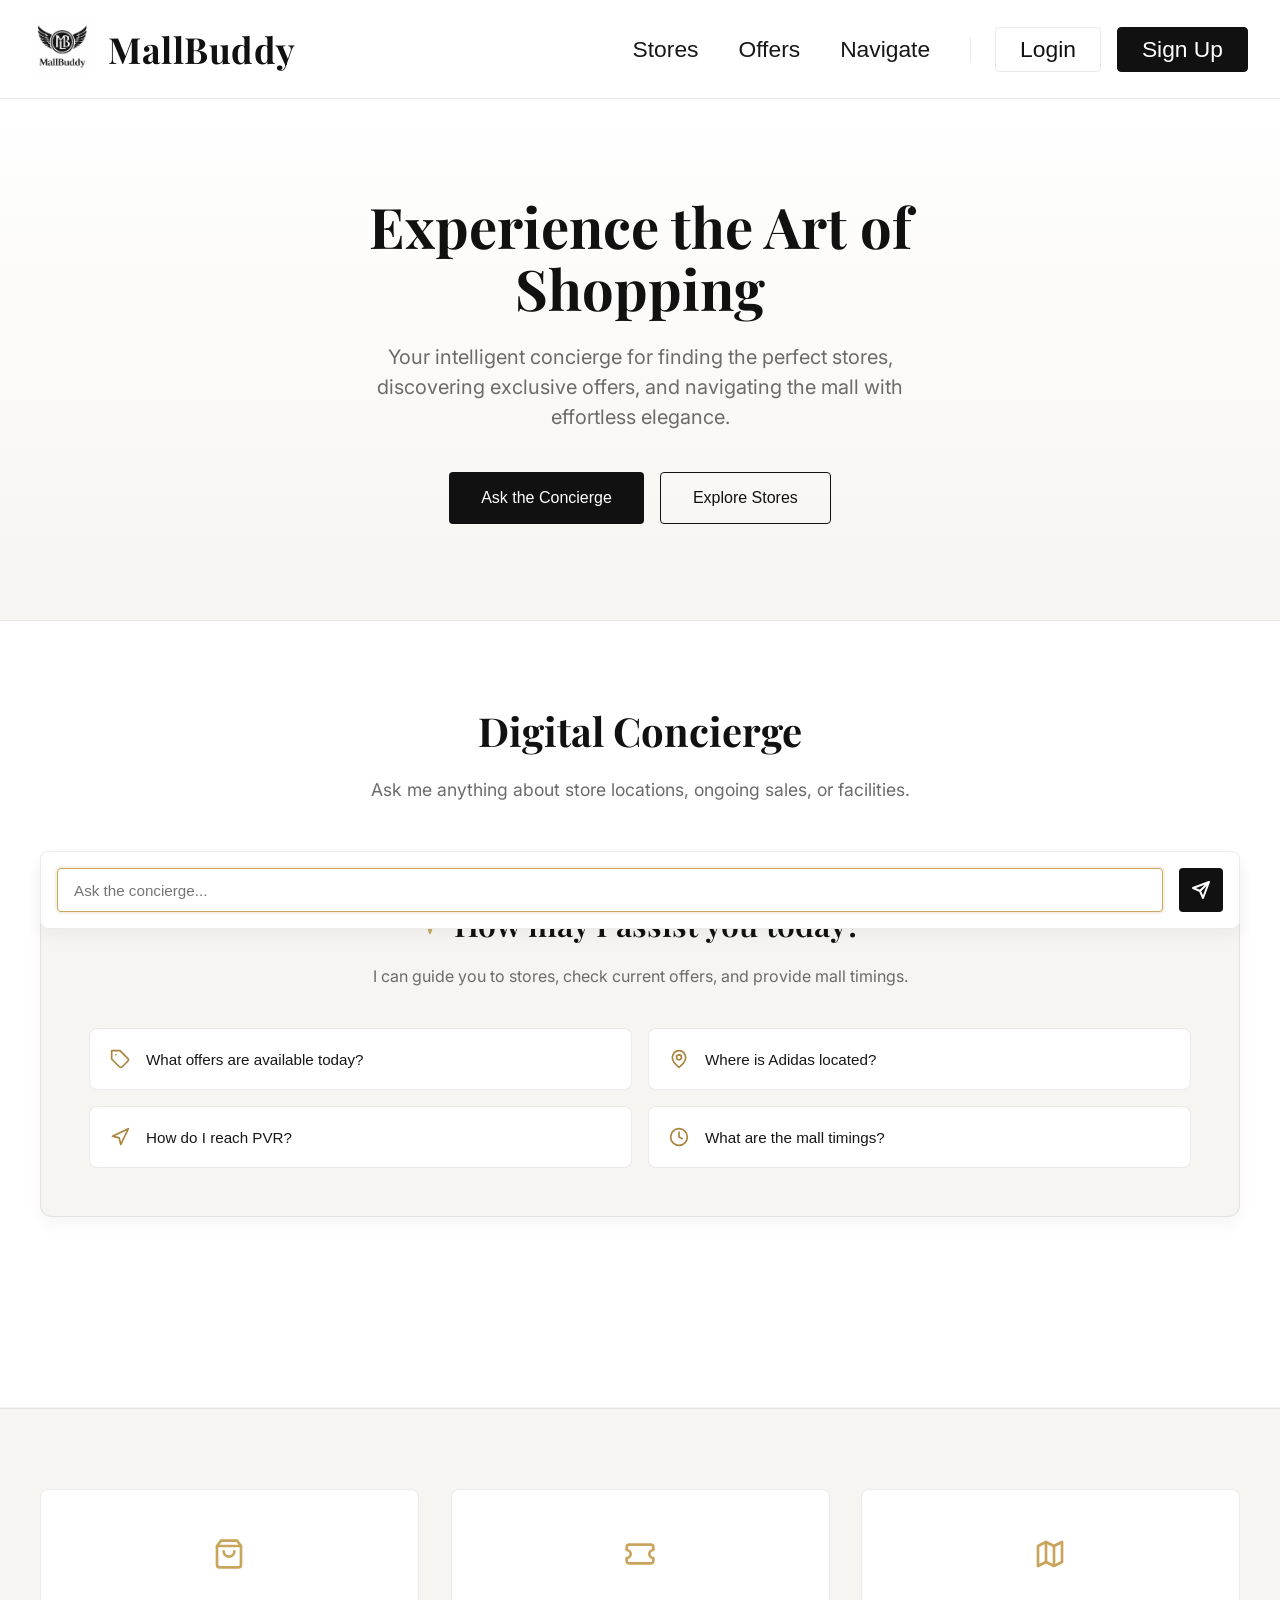
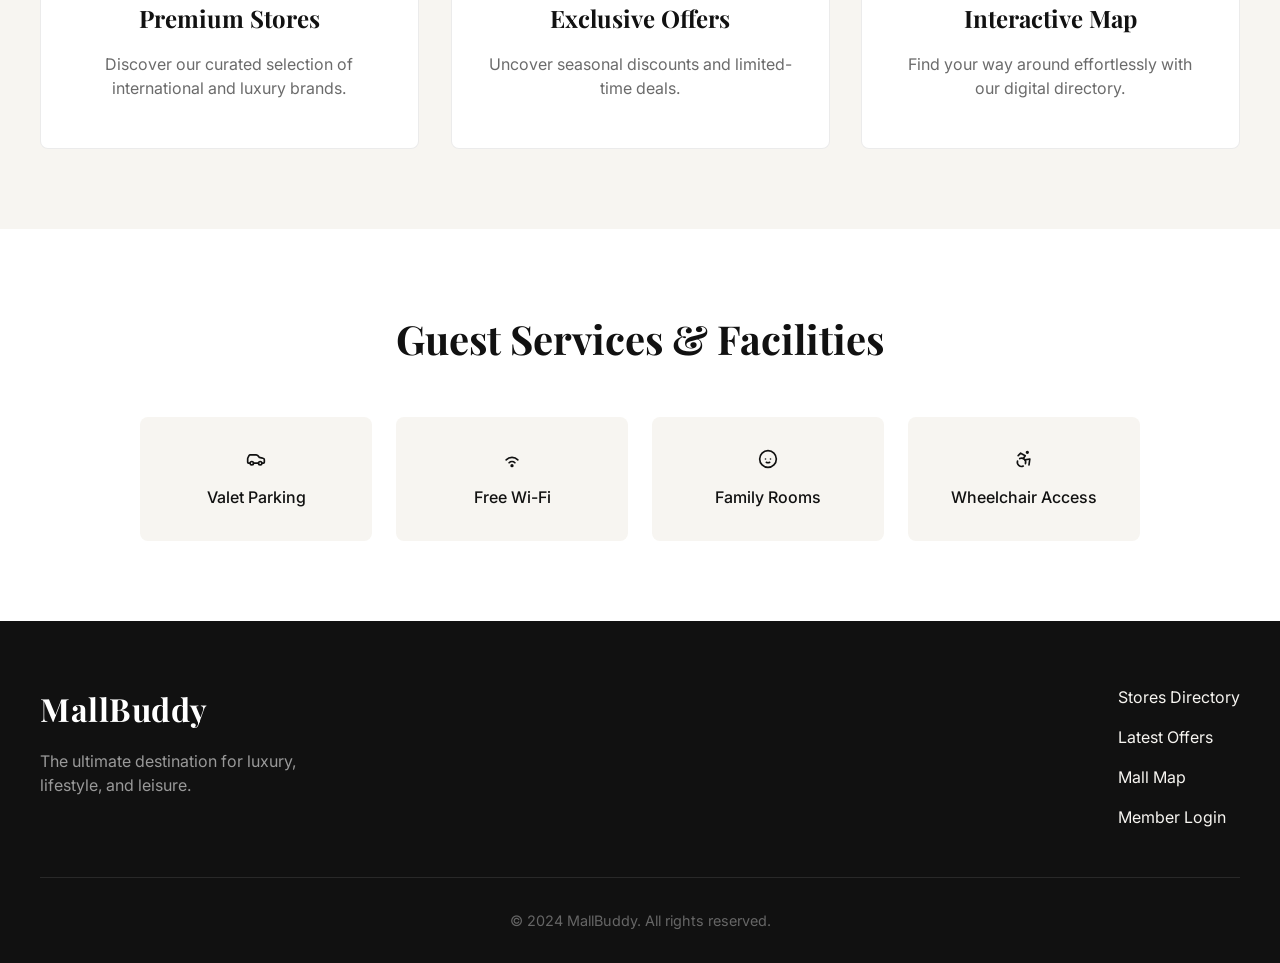
<file: frontend/offers.html>
<!DOCTYPE html>
<html lang="en">

<head>
    <meta http-equiv="Cache-Control" content="no-cache, no-store, must-revalidate">
    <meta http-equiv="Pragma" content="no-cache">
    <meta http-equiv="Expires" content="0">
    <meta charset="UTF-8">
    <meta name="viewport" content="width=device-width, initial-scale=1.0">
    <title>Offers & Events - MallBuddy</title>
    <link rel="stylesheet" href="styles.css">
        <link rel="preconnect" href="https://fonts.googleapis.com">
    <link rel="preconnect" href="https://fonts.gstatic.com" crossorigin>
    <link href="https://fonts.googleapis.com/css2?family=Inter:wght@300;400;500;600&family=Playfair+Display:wght@400;500;600;700&display=swap" rel="stylesheet">
    <style>
        .offers-container {
            max-width: 1200px;
            margin: 0 auto;
            padding: 2rem;
        }

        .page-header {
            background: white;
            border-radius: 20px;
            padding: 2rem;
            margin-bottom: 2rem;
            box-shadow: 0 4px 6px rgba(0, 0, 0, 0.1);
        }

        .page-title {
            font-size: 2rem;
            font-weight: 700;
            color: #1F2937;
            margin-bottom: 0.5rem;
        }

        .section {
            margin-bottom: 3rem;
        }

        .section-header {
            display: flex;
            justify-content: space-between;
            align-items: center;
            margin-bottom: 1.5rem;
        }

        .section-title {
            font-size: 1.75rem;
            font-weight: 700;
            color: #1F2937;
        }

        .view-all-btn {
            padding: 0.625rem 1.25rem;
            background: var(--primary);
            color: white;
            border: none;
            border-radius: 8px;
            font-weight: 600;
            cursor: pointer;
            transition: all 0.2s;
        }

        .view-all-btn:hover {
            background: var(--primary-soft);
        }

        .offers-grid {
            display: grid;
            grid-template-columns: repeat(auto-fill, minmax(350px, 1fr));
            gap: 1.5rem;
        }

        .offer-card {
            background: white;
            border-radius: 16px;
            overflow: hidden;
            box-shadow: 0 2px 8px rgba(0, 0, 0, 0.08);
            transition: all 0.3s ease;
            cursor: pointer;
        }

        .offer-card:hover {
            transform: translateY(-4px);
            box-shadow: 0 8px 16px rgba(0, 0, 0, 0.12);
        }

        .offer-banner {
            height: 150px;
            background: linear-gradient(135deg, var(--accent), var(--accent-dark));
            display: flex;
            align-items: center;
            justify-content: center;
            font-size: 3rem;
            position: relative;
        }

        .offer-badge {
            position: absolute;
            top: 1rem;
            right: 1rem;
            background: #EF4444;
            color: white;
            padding: 0.5rem 1rem;
            border-radius: 20px;
            font-size: 0.875rem;
            font-weight: 700;
        }

        .offer-content {
            padding: 1.5rem;
        }

        .offer-title {
            font-size: 1.25rem;
            font-weight: 700;
            color: #1F2937;
            margin-bottom: 0.5rem;
        }

        .offer-store {
            color: var(--primary);
            font-weight: 600;
            font-size: 0.95rem;
            margin-bottom: 0.75rem;
        }

        .offer-description {
            color: #6B7280;
            font-size: 0.95rem;
            line-height: 1.6;
            margin-bottom: 1rem;
        }

        .offer-footer {
            display: flex;
            justify-content: space-between;
            align-items: center;
            padding-top: 1rem;
            border-top: 1px solid #E5E7EB;
        }

        .offer-validity {
            font-size: 0.875rem;
            color: #6B7280;
        }

        .offer-action {
            padding: 0.5rem 1rem;
            background: var(--primary);
            color: white;
            border: none;
            border-radius: 8px;
            font-weight: 600;
            font-size: 0.875rem;
            cursor: pointer;
            transition: all 0.2s;
        }

        .offer-action:hover {
            background: var(--primary-soft);
        }

        .events-grid {
            display: grid;
            grid-template-columns: repeat(auto-fill, minmax(300px, 1fr));
            gap: 1.5rem;
        }

        .event-card {
            background: white;
            border-radius: 16px;
            padding: 1.5rem;
            box-shadow: 0 2px 8px rgba(0, 0, 0, 0.08);
            transition: all 0.3s ease;
            cursor: pointer;
            border-left: 4px solid var(--primary);
        }

        .event-card:hover {
            transform: translateY(-4px);
            box-shadow: 0 8px 16px rgba(0, 0, 0, 0.12);
        }

        .event-date {
            display: inline-block;
            background: linear-gradient(135deg, var(--accent), var(--accent-dark));
            color: white;
            padding: 0.5rem 1rem;
            border-radius: 8px;
            font-weight: 700;
            font-size: 0.875rem;
            margin-bottom: 1rem;
        }

        .event-name {
            font-size: 1.25rem;
            font-weight: 700;
            color: #1F2937;
            margin-bottom: 0.5rem;
        }

        .event-description {
            color: #6B7280;
            font-size: 0.95rem;
            line-height: 1.6;
            margin-bottom: 1rem;
        }

        .event-location {
            display: flex;
            align-items: center;
            gap: 0.5rem;
            color: #6B7280;
            font-size: 0.875rem;
        }

        .featured-section {
            background: linear-gradient(135deg, var(--accent), var(--accent-dark));
            border-radius: 20px;
            padding: 3rem;
            margin-bottom: 3rem;
            color: white;
            text-align: center;
        }

        .featured-title {
            font-size: 2.5rem;
            font-weight: 700;
            margin-bottom: 1rem;
        }

        .featured-subtitle {
            font-size: 1.25rem;
            opacity: 0.9;
            margin-bottom: 2rem;
        }

        .featured-cta {
            padding: 1rem 2rem;
            background: white;
            color: var(--primary);
            border: none;
            border-radius: 12px;
            font-weight: 700;
            font-size: 1.1rem;
            cursor: pointer;
            transition: all 0.2s;
        }

        .featured-cta:hover {
            transform: scale(1.05);
            box-shadow: 0 8px 16px rgba(0, 0, 0, 0.2);
        }

        .loading {
            text-align: center;
            padding: 3rem;
            color: #6B7280;
        }
    </style>
    <script src="config.js"></script>
    <script src="auth-guard.js"></script>
</head>

<body>
    <!-- Header -->
            <header class="header">
        <div class="header-container">
            <div class="logo" onclick="window.location.href='index.html'" style="cursor: pointer;">
                <div class="logo-icon">
                    <img src="logo.png" alt="MallBuddy Logo" style="width: 40px; height: 40px; border-radius: 4px; object-fit: cover;">
                </div>
                <span class="logo-text">MallBuddy</span>
            </div>
            <button class="mobile-menu-btn" onclick="document.getElementById('navMenu').classList.toggle('active')" aria-label="Toggle Navigation">
                <svg width="24" height="24" viewBox="0 0 24 24" fill="none" stroke="currentColor" stroke-width="1.5" stroke-linecap="round" stroke-linejoin="round"><line x1="3" y1="12" x2="21" y2="12"></line><line x1="3" y1="6" x2="21" y2="6"></line><line x1="3" y1="18" x2="21" y2="18"></line></svg>
            </button>
            <nav class="nav-menu" id="navMenu">
                <button class="nav-btn" onclick="window.location.href='stores.html'">Stores</button>
                <button class="nav-btn" onclick="window.location.href='offers.html'">Offers</button>
                <button class="nav-btn" onclick="window.location.href='map.html'">Navigate</button>
                <div class="nav-divider"></div>
                <button class="btn-login" onclick="navigateTo('login')" id="loginBtn">Login</button>
                <button class="btn-signup" onclick="navigateTo('signup')" id="signupBtn">Sign Up</button>
                <span id="userInfo" style="display: none; color: var(--text-primary); font-weight: 500; padding: 0.5rem 1rem;"></span>
                <button class="btn-logout" onclick="logout()" id="logoutBtn" style="display: none;">Logout</button>
            </nav>
        </div>
    </header>

    <!-- Main Content -->
    <main class="offers-container">
        <div class="page-header">
            <h1 class="page-title">🎁 Offers & Events</h1>
            <p style="color: #6B7280;">Discover amazing deals and exciting events at Elements Mall</p>
        </div>

        <!-- Featured Section -->
        <div class="featured-section">
            <div class="featured-title">🔥 Weekend Special!</div>
            <div class="featured-subtitle">Up to 50% off on selected stores</div>
            <button class="featured-cta" onclick="scrollToOffers()">Explore Offers</button>
        </div>

        <!-- Current Offers Section -->
        <div class="section">
            <div class="section-header">
                <h2 class="section-title">Current Offers</h2>
            </div>
            <div class="offers-grid" id="offersGrid">
                <div class="loading">Loading offers...</div>
            </div>
        </div>

        <!-- Upcoming Events Section -->
        <div class="section">
            <div class="section-header">
                <h2 class="section-title">Upcoming Events</h2>
            </div>
            <div class="events-grid" id="eventsGrid">
                <div class="loading">Loading events...</div>
            </div>
        </div>
    </main>

    <script src="config.js"></script>
    <script src="analytics-tracking.js"></script>
    <script>
        // BACKEND_URL is now provided by config.js
        const BACKEND_URL = window.BACKEND_URL || 'http://localhost:5000';

        // Load offers
        async function loadOffers() {
            try {
                const response = await fetch(`${BACKEND_URL}/api/offers/`);
                const data = await response.json();
                const offers = data.offers || [];
                displayOffers(offers);
            } catch (error) {
                console.error('Error loading offers:', error);
                document.getElementById('offersGrid').innerHTML = `
                    <div style="grid-column: 1/-1; text-align: center; padding: 2rem; color: #6B7280;">
                        Unable to load offers. Please try again later.
                    </div>
                `;
            }
        }

        // Display offers
        function displayOffers(offers) {
            const grid = document.getElementById('offersGrid');

            if (offers.length === 0) {
                grid.innerHTML = `
                    <div style="grid-column: 1/-1; text-align: center; padding: 2rem; color: #6B7280;">
                        No active offers at the moment. Check back soon!
                    </div>
                `;
                return;
            }

            grid.innerHTML = offers.map(offer => {
                const endDate = new Date(offer.end_date);
                const daysLeft = Math.ceil((endDate - new Date()) / (1000 * 60 * 60 * 24));

                return `
                    <div class="offer-card" onclick="viewOffer(${offer.id})">
                        <div class="offer-banner">
                            ${offer.is_featured ? '<span class="offer-badge">FEATURED</span>' : ''}
                            🎉
                        </div>
                        <div class="offer-content">
                            <div class="offer-title">${offer.title}</div>
                            <div class="offer-store">📍 ${offer.store_name || 'Multiple Stores'}</div>
                            <div class="offer-description">${offer.description || 'Amazing deal available now!'}</div>
                            <div class="offer-footer">
                                <div class="offer-validity">
                                    ${daysLeft > 0 ? `${daysLeft} days left` : 'Ending soon!'}
                                </div>
                                <button class="offer-action" onclick="event.stopPropagation(); claimOffer(${offer.id})">
                                    Claim Now
                                </button>
                            </div>
                        </div>
                    </div>
                `;
            }).join('');
        }

        // Load events
        async function loadEvents() {
            try {
                const response = await fetch(`${BACKEND_URL}/api/events/?mall_id=1`);
                const data = await response.json();
                const events = data.events || [];
                displayEvents(events);
            } catch (error) {
                console.error('Error loading events:', error);
                document.getElementById('eventsGrid').innerHTML = `
                    <div style="grid-column: 1/-1; text-align: center; padding: 2rem; color: #6B7280;">
                        Unable to load events. Please try again later.
                    </div>
                `;
            }
        }

        // Display events
        function displayEvents(events) {
            const grid = document.getElementById('eventsGrid');

            if (events.length === 0) {
                grid.innerHTML = `
                    <div style="grid-column: 1/-1; text-align: center; padding: 2rem; color: #6B7280;">
                        No upcoming events. Stay tuned for exciting events!
                    </div>
                `;
                return;
            }

            grid.innerHTML = events.map(event => {
                const eventDate = new Date(event.event_date);
                const formattedDate = eventDate.toLocaleDateString('en-US', {
                    month: 'short',
                    day: 'numeric',
                    year: 'numeric'
                });

                return `
                    <div class="event-card" onclick="viewEvent(${event.id})">
                        <div class="event-date">📅 ${formattedDate}</div>
                        <div class="event-name">${event.name}</div>
                        <div class="event-description">${event.description || 'Join us for this exciting event!'}</div>
                        <div class="event-location">
                            <span>📍</span>
                            <span>${event.location || 'Elements Mall'}</span>
                        </div>
                    </div>
                `;
            }).join('');
        }

        // View offer details
        function viewOffer(offerId) {
            MallBuddyAnalytics.track('offer_view', { offer_id: offerId });
            alert(`Viewing offer details - Feature coming soon!`);
        }

        // Claim offer
        function claimOffer(offerId) {
            MallBuddyAnalytics.track('offer_click', { offer_id: offerId });
            alert(`Offer claimed! Show this at the store to redeem.`);
        }

        // View event details
        function viewEvent(eventId) {
            MallBuddyAnalytics.track('event_view', { event_id: eventId });
            alert(`Event details - Feature coming soon!`);
        }

        // Scroll to offers
        function scrollToOffers() {
            document.getElementById('offersGrid').scrollIntoView({ behavior: 'smooth' });
        }

        // Initialize
        loadOffers();
        loadEvents();
    </script>
</body>

</html>
</file>
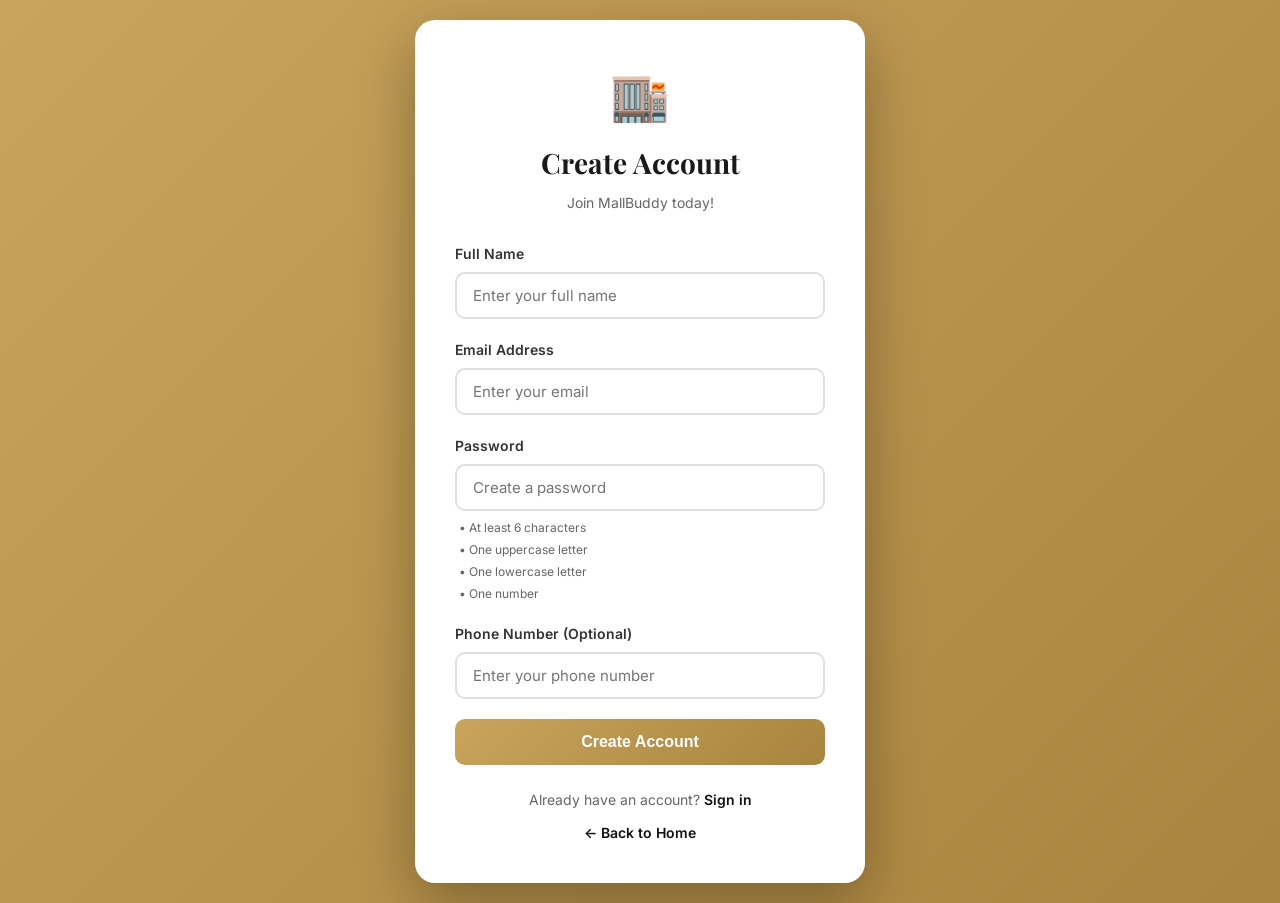
<file: frontend/signup.html>
<!DOCTYPE html>
<html lang="en">

<head>
    <meta http-equiv="Cache-Control" content="no-cache, no-store, must-revalidate">
    <meta http-equiv="Pragma" content="no-cache">
    <meta http-equiv="Expires" content="0">
    <meta charset="UTF-8">
    <meta name="viewport" content="width=device-width, initial-scale=1.0">
    <title>Sign Up - MallBuddy</title>
    <link rel="stylesheet" href="styles.css">
        <link rel="preconnect" href="https://fonts.googleapis.com">
    <link rel="preconnect" href="https://fonts.gstatic.com" crossorigin>
    <link href="https://fonts.googleapis.com/css2?family=Inter:wght@300;400;500;600&family=Playfair+Display:wght@400;500;600;700&display=swap" rel="stylesheet">
    <style>
        .auth-container {
            min-height: 100vh;
            display: flex;
            align-items: center;
            justify-content: center;
            background: linear-gradient(135deg, var(--accent) 0%, var(--accent-dark) 100%);
            padding: 20px;
        }

        .auth-card {
            background: white;
            border-radius: 20px;
            padding: 40px;
            width: 100%;
            max-width: 450px;
            box-shadow: 0 20px 60px rgba(0, 0, 0, 0.3);
        }

        .auth-header {
            text-align: center;
            margin-bottom: 30px;
        }

        .auth-logo {
            font-size: 48px;
            margin-bottom: 10px;
        }

        .auth-title {
            font-size: 28px;
            font-weight: 700;
            color: #1a1a1a;
            margin-bottom: 8px;
        }

        .auth-subtitle {
            color: #666;
            font-size: 14px;
        }

        .form-group {
            margin-bottom: 20px;
        }

        .form-label {
            display: block;
            font-weight: 600;
            color: #333;
            margin-bottom: 8px;
            font-size: 14px;
        }

        .form-input {
            width: 100%;
            padding: 12px 16px;
            border: 2px solid #e0e0e0;
            border-radius: 10px;
            font-size: 15px;
            transition: all 0.3s;
            font-family: 'Inter', sans-serif;
        }

        .form-input:focus {
            outline: none;
            border-color: var(--primary);
            box-shadow: 0 0 0 3px rgba(155, 123, 199, 0.15);
        }

        .btn-primary {
            width: 100%;
            padding: 14px;
            background: linear-gradient(135deg, var(--accent) 0%, var(--accent-dark) 100%);
            color: white;
            border: none;
            border-radius: 10px;
            font-size: 16px;
            font-weight: 600;
            cursor: pointer;
            transition: transform 0.2s;
        }

        .btn-primary:hover {
            transform: translateY(-2px);
        }

        .btn-primary:disabled {
            opacity: 0.6;
            cursor: not-allowed;
        }

        .error-message {
            background: #fee;
            color: #c33;
            padding: 12px;
            border-radius: 8px;
            margin-bottom: 20px;
            font-size: 14px;
            display: none;
        }

        .success-message {
            background: #efe;
            color: #3c3;
            padding: 12px;
            border-radius: 8px;
            margin-bottom: 20px;
            font-size: 14px;
            display: none;
        }

        .auth-footer {
            text-align: center;
            margin-top: 24px;
            color: #666;
            font-size: 14px;
        }

        .auth-link {
            color: var(--primary);
            text-decoration: none;
            font-weight: 600;
        }

        .auth-link:hover {
            text-decoration: underline;
        }

        .password-requirements {
            font-size: 12px;
            color: #666;
            margin-top: 8px;
            padding-left: 4px;
        }

        .requirement {
            margin: 4px 0;
        }

        .requirement.met {
            color: #3c3;
        }
    </style>
    <script src="config.js"></script>
    <script src="auth-guard.js"></script>
</head>

<body>
    <div class="auth-container">
        <div class="auth-card">
            <div class="auth-header">
                <div class="auth-logo">🏬</div>
                <h1 class="auth-title">Create Account</h1>
                <p class="auth-subtitle">Join MallBuddy today!</p>
            </div>

            <div id="errorMessage" class="error-message"></div>
            <div id="successMessage" class="success-message"></div>

            <form id="signupForm">
                <div class="form-group">
                    <label class="form-label" for="name">Full Name</label>
                    <input type="text" id="name" class="form-input" placeholder="Enter your full name" required>
                </div>

                <div class="form-group">
                    <label class="form-label" for="email">Email Address</label>
                    <input type="email" id="email" class="form-input" placeholder="Enter your email" required>
                </div>

                <div class="form-group">
                    <label class="form-label" for="password">Password</label>
                    <input type="password" id="password" class="form-input" placeholder="Create a password" required>
                    <div class="password-requirements">
                        <div class="requirement" id="req-length">• At least 6 characters</div>
                        <div class="requirement" id="req-upper">• One uppercase letter</div>
                        <div class="requirement" id="req-lower">• One lowercase letter</div>
                        <div class="requirement" id="req-number">• One number</div>
                    </div>
                </div>

                <div class="form-group">
                    <label class="form-label" for="phone">Phone Number (Optional)</label>
                    <input type="tel" id="phone" class="form-input" placeholder="Enter your phone number">
                </div>

                <button type="submit" class="btn-primary" id="signupBtn">
                    Create Account
                </button>
            </form>

            <div class="auth-footer">
                Already have an account? <a href="login.html" class="auth-link">Sign in</a>
            </div>

            <div class="auth-footer" style="margin-top: 12px;">
                <a href="index.html" class="auth-link">← Back to Home</a>
            </div>
        </div>
    </div>

    <script>
        // BACKEND_URL is now provided by config.js

        // Password validation
        const passwordInput = document.getElementById('password');
        passwordInput.addEventListener('input', () => {
            const password = passwordInput.value;

            document.getElementById('req-length').classList.toggle('met', password.length >= 6);
            document.getElementById('req-upper').classList.toggle('met', /[A-Z]/.test(password));
            document.getElementById('req-lower').classList.toggle('met', /[a-z]/.test(password));
            document.getElementById('req-number').classList.toggle('met', /[0-9]/.test(password));
        });

        document.getElementById('signupForm').addEventListener('submit', async (e) => {
            e.preventDefault();

            const name = document.getElementById('name').value;
            const email = document.getElementById('email').value;
            const password = document.getElementById('password').value;
            const phone = document.getElementById('phone').value;
            const signupBtn = document.getElementById('signupBtn');
            const errorMsg = document.getElementById('errorMessage');
            const successMsg = document.getElementById('successMessage');

            // Hide messages
            errorMsg.style.display = 'none';
            successMsg.style.display = 'none';

            // Disable button
            signupBtn.disabled = true;
            signupBtn.textContent = 'Creating account...';

            try {
                const response = await fetch(`${BACKEND_URL}/api/auth/register`, {
                    method: 'POST',
                    headers: {
                        'Content-Type': 'application/json',
                    },
                    body: JSON.stringify({ name, email, password, phone })
                });

                const data = await response.json();

                if (response.ok) {
                    // Store user data
                    localStorage.setItem('token', data.access_token);
                    localStorage.setItem('user', JSON.stringify(data.user));
                    localStorage.setItem('userType', 'user');

                    successMsg.textContent = 'Account created successfully! Redirecting...';
                    successMsg.style.display = 'block';

                    setTimeout(() => {
                        window.location.href = 'index.html';
                    }, 1500);
                } else {
                    errorMsg.textContent = data.error || 'Registration failed. Please try again.';
                    errorMsg.style.display = 'block';
                }
            } catch (error) {
                console.error('Signup error:', error);
                errorMsg.textContent = 'Unable to connect to server. Please try again.';
                errorMsg.style.display = 'block';
            } finally {
                signupBtn.disabled = false;
                signupBtn.textContent = 'Create Account';
            }
        });
    </script>
</body>

</html>
</file>
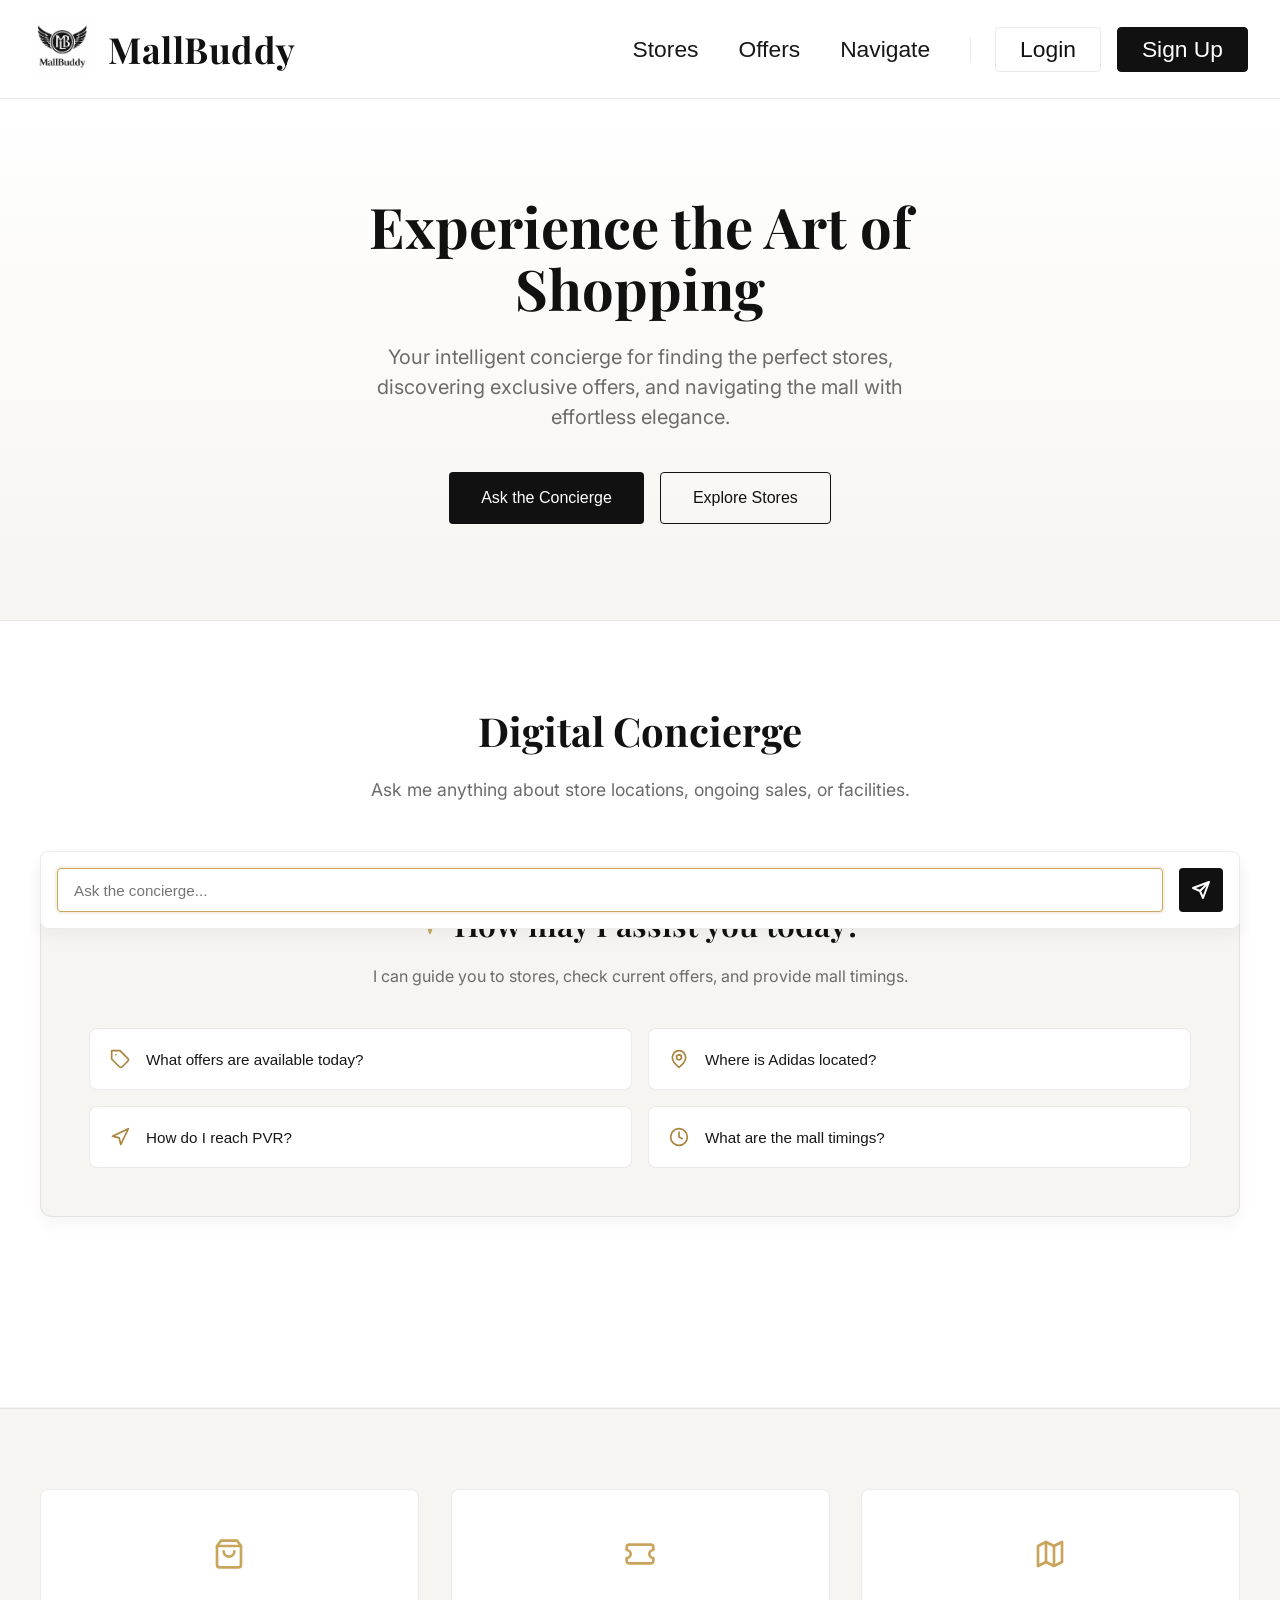
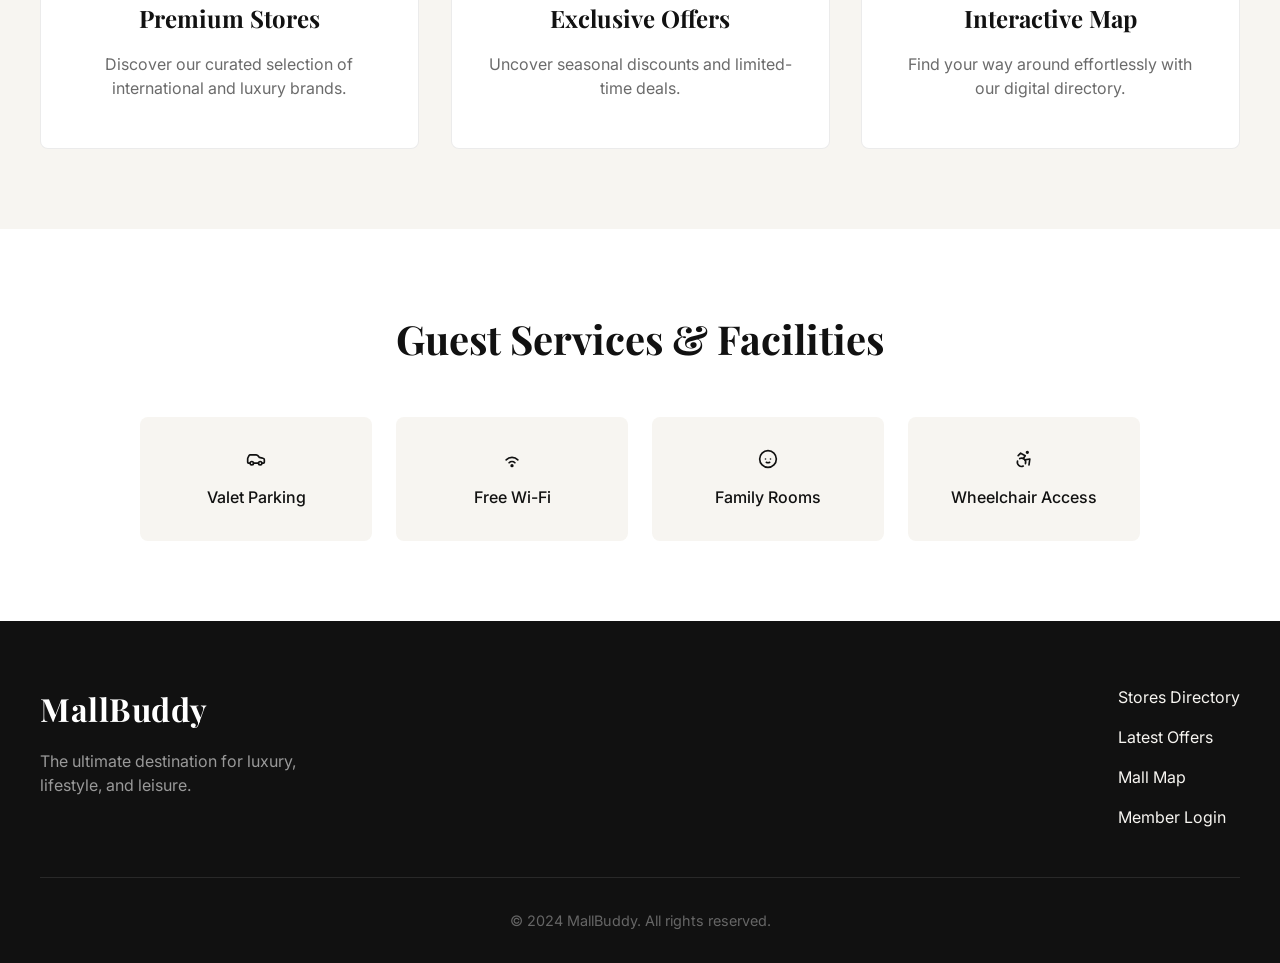
<file: frontend/stores.html>
<!DOCTYPE html>
<html lang="en">

<head>
    <meta http-equiv="Cache-Control" content="no-cache, no-store, must-revalidate">
    <meta http-equiv="Pragma" content="no-cache">
    <meta http-equiv="Expires" content="0">
    <meta charset="UTF-8">
    <meta name="viewport" content="width=device-width, initial-scale=1.0">
    <title>Store Directory - MallBuddy</title>
    <link rel="stylesheet" href="styles.css">
        <link rel="preconnect" href="https://fonts.googleapis.com">
    <link rel="preconnect" href="https://fonts.gstatic.com" crossorigin>
    <link href="https://fonts.googleapis.com/css2?family=Inter:wght@300;400;500;600&family=Playfair+Display:wght@400;500;600;700&display=swap" rel="stylesheet">
    <style>
        .stores-container {
            max-width: 1200px;
            margin: 0 auto;
            padding: 2rem;
        }

        .stores-header {
            background: white;
            border-radius: 20px;
            padding: 2rem;
            margin-bottom: 2rem;
            box-shadow: 0 4px 6px rgba(0, 0, 0, 0.1);
        }

        .stores-title {
            font-size: 2rem;
            font-weight: 700;
            color: #1F2937;
            margin-bottom: 0.5rem;
        }

        .stores-subtitle {
            color: #6B7280;
            font-size: 1rem;
        }

        .filters-section {
            background: white;
            border-radius: 16px;
            padding: 1.5rem;
            margin-bottom: 2rem;
            box-shadow: 0 2px 4px rgba(0, 0, 0, 0.05);
        }

        .filters-grid {
            display: grid;
            grid-template-columns: repeat(auto-fit, minmax(200px, 1fr));
            gap: 1rem;
        }

        .filter-group {
            display: flex;
            flex-direction: column;
            gap: 0.5rem;
        }

        .filter-label {
            font-weight: 600;
            color: #374151;
            font-size: 0.875rem;
        }

        .filter-select {
            padding: 0.75rem;
            border: 2px solid #E5E7EB;
            border-radius: 8px;
            font-size: 0.95rem;
            font-family: inherit;
            background: white;
            cursor: pointer;
            transition: all 0.2s;
        }

        .filter-select:focus {
            outline: none;
            border-color: var(--primary);
        }

        .search-box {
            padding: 0.75rem 1rem;
            border: 2px solid #E5E7EB;
            border-radius: 8px;
            font-size: 0.95rem;
            font-family: inherit;
            width: 100%;
            transition: all 0.2s;
        }

        .search-box:focus {
            outline: none;
            border-color: var(--primary);
        }

        .stores-grid {
            display: grid;
            grid-template-columns: repeat(auto-fill, minmax(300px, 1fr));
            gap: 1.5rem;
        }

        .store-card {
            background: white;
            border-radius: 16px;
            padding: 1.5rem;
            box-shadow: 0 2px 8px rgba(0, 0, 0, 0.08);
            transition: all 0.3s ease;
            cursor: pointer;
            border: 2px solid transparent;
        }

        .store-card:hover {
            transform: translateY(-4px);
            box-shadow: 0 8px 16px rgba(0, 0, 0, 0.12);
            border-color: var(--primary);
        }

        .store-header {
            display: flex;
            justify-content: space-between;
            align-items: start;
            margin-bottom: 1rem;
        }

        .store-name {
            font-size: 1.25rem;
            font-weight: 700;
            color: #1F2937;
            margin-bottom: 0.25rem;
        }

        .store-category {
            display: inline-block;
            padding: 0.25rem 0.75rem;
            background: linear-gradient(135deg, var(--accent), var(--accent-dark));
            color: white;
            border-radius: 12px;
            font-size: 0.75rem;
            font-weight: 600;
        }

        .store-info {
            display: flex;
            flex-direction: column;
            gap: 0.5rem;
            color: #6B7280;
            font-size: 0.95rem;
        }

        .store-info-item {
            display: flex;
            align-items: center;
            gap: 0.5rem;
        }

        .info-icon {
            font-size: 1.1rem;
        }

        .store-actions {
            display: flex;
            gap: 0.5rem;
            margin-top: 1rem;
        }

        .action-button {
            flex: 1;
            padding: 0.625rem;
            border: none;
            border-radius: 8px;
            font-weight: 600;
            font-size: 0.875rem;
            cursor: pointer;
            transition: all 0.2s;
        }

        .btn-navigate {
            background: var(--primary);
            color: white;
        }

        .btn-navigate:hover {
            background: var(--primary-soft);
        }

        .btn-details {
            background: #F3F4F6;
            color: #374151;
        }

        .btn-details:hover {
            background: #E5E7EB;
        }

        .loading {
            text-align: center;
            padding: 3rem;
            color: #6B7280;
        }

        .no-results {
            text-align: center;
            padding: 3rem;
            background: white;
            border-radius: 16px;
            color: #6B7280;
        }

        .status-badge {
            display: inline-block;
            padding: 0.25rem 0.75rem;
            border-radius: 12px;
            font-size: 0.75rem;
            font-weight: 600;
        }

        .status-open {
            background: #D1FAE5;
            color: #065F46;
        }

        .status-closed {
            background: #FEE2E2;
            color: #991B1B;
        }

        /* Navigation Modal Styles */
        .modal-overlay {
            display: none;
            position: fixed;
            top: 0;
            left: 0;
            width: 100%;
            height: 100%;
            background: rgba(0, 0, 0, 0.5);
            backdrop-filter: blur(4px);
            z-index: 1000;
            justify-content: center;
            align-items: center;
        }

        .modal-overlay.active {
            display: flex;
        }

        .modal-content {
            background: white;
            border-radius: 20px;
            padding: 2rem;
            max-width: 450px;
            width: 90%;
            box-shadow: 0 20px 60px rgba(0, 0, 0, 0.3);
            animation: modalSlideIn 0.3s ease;
        }

        @keyframes modalSlideIn {
            from {
                opacity: 0;
                transform: translateY(-20px);
            }

            to {
                opacity: 1;
                transform: translateY(0);
            }
        }

        .modal-header {
            display: flex;
            justify-content: space-between;
            align-items: center;
            margin-bottom: 1.5rem;
        }

        .modal-title {
            font-size: 1.5rem;
            font-weight: 700;
            color: #1F2937;
        }

        .modal-close {
            background: none;
            border: none;
            font-size: 1.5rem;
            cursor: pointer;
            color: #6B7280;
            transition: color 0.2s;
        }

        .modal-close:hover {
            color: #1F2937;
        }

        .destination-info {
            background: linear-gradient(135deg, var(--accent), var(--accent-dark));
            color: white;
            padding: 1rem;
            border-radius: 12px;
            margin-bottom: 1.5rem;
        }

        .destination-label {
            font-size: 0.875rem;
            opacity: 0.9;
            margin-bottom: 0.25rem;
        }

        .destination-name {
            font-size: 1.25rem;
            font-weight: 700;
        }

        .starting-points-label {
            font-weight: 600;
            color: #374151;
            margin-bottom: 1rem;
            display: block;
        }

        .starting-points {
            display: flex;
            flex-direction: column;
            gap: 0.75rem;
            margin-bottom: 1.5rem;
        }

        .starting-point-option {
            display: flex;
            align-items: center;
            padding: 1rem;
            border: 2px solid #E5E7EB;
            border-radius: 12px;
            cursor: pointer;
            transition: all 0.2s;
        }

        .starting-point-option:hover {
            border-color: var(--primary);
            background: #FDF8FF;
        }

        .starting-point-option.selected {
            border-color: var(--primary);
            background: linear-gradient(135deg, rgba(155, 123, 199, 0.1), rgba(232, 160, 176, 0.1));
        }

        .starting-point-option input[type="radio"] {
            display: none;
        }

        .starting-point-icon {
            font-size: 1.5rem;
            margin-right: 1rem;
        }

        .starting-point-text {
            font-weight: 500;
            color: #374151;
        }

        .btn-get-directions {
            width: 100%;
            padding: 1rem;
            background: linear-gradient(135deg, var(--accent), var(--accent-dark));
            color: white;
            border: none;
            border-radius: 12px;
            font-size: 1rem;
            font-weight: 600;
            cursor: pointer;
            transition: all 0.2s;
            display: flex;
            align-items: center;
            justify-content: center;
            gap: 0.5rem;
        }

        .btn-get-directions:hover {
            transform: translateY(-2px);
            box-shadow: 0 4px 12px rgba(155, 123, 199, 0.4);
        }

        .btn-get-directions:disabled {
            opacity: 0.5;
            cursor: not-allowed;
            transform: none;
        }
    </style>
    <script src="config.js"></script>
    <script src="auth-guard.js"></script>
</head>

<body>
    <!-- Header -->
            <header class="header">
        <div class="header-container">
            <div class="logo" onclick="window.location.href='index.html'" style="cursor: pointer;">
                <div class="logo-icon">
                    <img src="logo.png" alt="MallBuddy Logo" style="width: 40px; height: 40px; border-radius: 4px; object-fit: cover;">
                </div>
                <span class="logo-text">MallBuddy</span>
            </div>
            <button class="mobile-menu-btn" onclick="document.getElementById('navMenu').classList.toggle('active')" aria-label="Toggle Navigation">
                <svg width="24" height="24" viewBox="0 0 24 24" fill="none" stroke="currentColor" stroke-width="1.5" stroke-linecap="round" stroke-linejoin="round"><line x1="3" y1="12" x2="21" y2="12"></line><line x1="3" y1="6" x2="21" y2="6"></line><line x1="3" y1="18" x2="21" y2="18"></line></svg>
            </button>
            <nav class="nav-menu" id="navMenu">
                <button class="nav-btn" onclick="window.location.href='stores.html'">Stores</button>
                <button class="nav-btn" onclick="window.location.href='offers.html'">Offers</button>
                <button class="nav-btn" onclick="window.location.href='map.html'">Navigate</button>
                <div class="nav-divider"></div>
                <button class="btn-login" onclick="navigateTo('login')" id="loginBtn">Login</button>
                <button class="btn-signup" onclick="navigateTo('signup')" id="signupBtn">Sign Up</button>
                <span id="userInfo" style="display: none; color: var(--text-primary); font-weight: 500; padding: 0.5rem 1rem;"></span>
                <button class="btn-logout" onclick="logout()" id="logoutBtn" style="display: none;">Logout</button>
            </nav>
        </div>
    </header>

    <!-- Main Content -->
    <main class="stores-container">
        <div class="stores-header">
            <h1 class="stores-title">🏪 Store Directory</h1>
            <p class="stores-subtitle">Browse all stores in Elements Mall</p>
        </div>

        <!-- Filters -->
        <div class="filters-section">
            <div class="filters-grid">
                <div class="filter-group">
                    <label class="filter-label">Search Stores</label>
                    <input type="text" class="search-box" id="searchInput" placeholder="Search by name...">
                </div>
                <div class="filter-group">
                    <label class="filter-label">Category</label>
                    <select class="filter-select" id="categoryFilter">
                        <option value="">All Categories</option>
                    </select>
                </div>
                <div class="filter-group">
                    <label class="filter-label">Floor</label>
                    <select class="filter-select" id="floorFilter">
                        <option value="">All Floors</option>
                    </select>
                </div>
                <div class="filter-group">
                    <label class="filter-label">Status</label>
                    <select class="filter-select" id="statusFilter">
                        <option value="">All</option>
                        <option value="open">Open</option>
                        <option value="closed">Closed</option>
                    </select>
                </div>
            </div>
        </div>

        <!-- Stores Grid -->
        <div id="storesGrid" class="stores-grid">
            <div class="loading">Loading stores...</div>
        </div>
    </main>

    <!-- Navigation Modal -->
    <div class="modal-overlay" id="navModal">
        <div class="modal-content">
            <div class="modal-header">
                <h2 class="modal-title">🧭 Get Directions</h2>
                <button class="modal-close" onclick="closeNavModal()">✕</button>
            </div>

            <div class="destination-info">
                <div class="destination-label">Navigating to:</div>
                <div class="destination-name" id="destinationName">Store Name</div>
            </div>

            <label class="starting-points-label">Where are you currently?</label>
            <div class="starting-points" id="startingPoints">
                <label class="starting-point-option" onclick="selectStartingPoint('main_entrance')">
                    <input type="radio" name="startPoint" value="main_entrance">
                    <span class="starting-point-icon">🚪</span>
                    <span class="starting-point-text">Main Entrance</span>
                </label>
                <label class="starting-point-option" onclick="selectStartingPoint('parking')">
                    <input type="radio" name="startPoint" value="parking">
                    <span class="starting-point-icon">🅿️</span>
                    <span class="starting-point-text">Parking Area (B1)</span>
                </label>
                <label class="starting-point-option" onclick="selectStartingPoint('food_court')">
                    <input type="radio" name="startPoint" value="food_court">
                    <span class="starting-point-icon">🍔</span>
                    <span class="starting-point-text">Food Court (Floor 3)</span>
                </label>
                <label class="starting-point-option" onclick="selectStartingPoint('escalator_f1')">
                    <input type="radio" name="startPoint" value="escalator_f1">
                    <span class="starting-point-icon">↗️</span>
                    <span class="starting-point-text">Escalator - Floor 1</span>
                </label>
            </div>

            <button class="btn-get-directions" id="btnGetDirections" onclick="goToNavigation()" disabled>
                🗺️ Show Route on Map
            </button>
        </div>
    </div>

    <script src="config.js"></script>
    <script src="analytics-tracking.js"></script>
    <script>
        // BACKEND_URL is now provided by config.js
        const BACKEND_URL = window.BACKEND_URL || 'http://localhost:5000';
        let allStores = [];
        let categories = [];

        // Load stores on page load
        async function loadStores() {
            try {
                const response = await fetch(`${BACKEND_URL}/api/stores/?mall_id=1`);
                const data = await response.json();
                allStores = data.stores || [];
                displayStores(allStores);
            } catch (error) {
                console.error('Error loading stores:', error);
                document.getElementById('storesGrid').innerHTML = `
                    <div class="no-results">
                        <h3>Unable to load stores</h3>
                        <p>Please make sure the backend server is running.</p>
                    </div>
                `;
            }
        }

        // Load categories
        async function loadCategories() {
            try {
                const response = await fetch(`${BACKEND_URL}/api/stores/categories`);
                const data = await response.json();
                categories = data.categories || [];

                const categoryFilter = document.getElementById('categoryFilter');
                categories.forEach(cat => {
                    const option = document.createElement('option');
                    option.value = cat.id;
                    option.textContent = `${cat.icon || ''} ${cat.name}`;
                    categoryFilter.appendChild(option);
                });
            } catch (error) {
                console.error('Error loading categories:', error);
            }
        }

        // Load floors
        async function loadFloors() {
            try {
                const response = await fetch(`${BACKEND_URL}/api/stores/floors?mall_id=1`);
                const data = await response.json();
                const floors = data.floors || [];

                const floorFilter = document.getElementById('floorFilter');
                floors.forEach(floor => {
                    const option = document.createElement('option');
                    option.value = floor.floor;
                    option.textContent = `Floor ${floor.floor} (${floor.store_count} stores)`;
                    floorFilter.appendChild(option);
                });
            } catch (error) {
                console.error('Error loading floors:', error);
            }
        }

        // Display stores
        function displayStores(stores) {
            const grid = document.getElementById('storesGrid');

            if (stores.length === 0) {
                grid.innerHTML = `
                    <div class="no-results">
                        <h3>No stores found</h3>
                        <p>Try adjusting your filters</p>
                    </div>
                `;
                return;
            }

            grid.innerHTML = stores.map(store => `
                <div class="store-card" onclick="viewStoreDetails(${store.id})">
                    <div class="store-header">
                        <div>
                            <div class="store-name">${store.name}</div>
                            <span class="status-badge status-${store.status}">${store.status.toUpperCase()}</span>
                        </div>
                        <span class="store-category">${store.category_name || 'General'}</span>
                    </div>
                    <div class="store-info">
                        <div class="store-info-item">
                            <span class="info-icon">📍</span>
                            <span>Floor ${store.floor}, Unit ${store.unit}</span>
                        </div>
                        ${store.description ? `
                            <div class="store-info-item">
                                <span class="info-icon">ℹ️</span>
                                <span>${store.description}</span>
                            </div>
                        ` : ''}
                    </div>
                    <div class="store-actions">
                        <button class="action-button btn-navigate" onclick="event.stopPropagation(); navigateToStore('${store.name}')">
                            🧭 Navigate
                        </button>
                        <button class="action-button btn-details" onclick="event.stopPropagation(); viewStoreDetails(${store.id})">
                            📋 Details
                        </button>
                    </div>
                </div>
            `).join('');
        }

        // Filter stores
        function filterStores() {
            const searchTerm = document.getElementById('searchInput').value.toLowerCase();
            const categoryId = document.getElementById('categoryFilter').value;
            const floor = document.getElementById('floorFilter').value;
            const status = document.getElementById('statusFilter').value;

            let filtered = allStores.filter(store => {
                const matchesSearch = store.name.toLowerCase().includes(searchTerm);
                const matchesCategory = !categoryId || store.category_id == categoryId;
                const matchesFloor = !floor || store.floor == floor;
                const matchesStatus = !status || store.status == status;

                return matchesSearch && matchesCategory && matchesFloor && matchesStatus;
            });

            displayStores(filtered);
            if (searchTerm) MallBuddyAnalytics.track('store_search', { search_query: searchTerm });
            if (categoryId) MallBuddyAnalytics.track('category_search', { category_id: Number(categoryId) });
        }

        // Navigate to store - Open modal
        let selectedDestination = '';
        let selectedStartPoint = '';

        function navigateToStore(storeName) {
            const store = allStores.find(s => s.name === storeName);
            MallBuddyAnalytics.track('navigation_request', { store_id: store ? store.id : null });
            selectedDestination = storeName;
            selectedStartPoint = '';

            // Update modal destination
            document.getElementById('destinationName').textContent = storeName;

            // Reset starting point selections
            document.querySelectorAll('.starting-point-option').forEach(opt => {
                opt.classList.remove('selected');
            });
            document.querySelectorAll('input[name="startPoint"]').forEach(radio => {
                radio.checked = false;
            });

            // Disable button
            document.getElementById('btnGetDirections').disabled = true;

            // Show modal
            document.getElementById('navModal').classList.add('active');
        }

        function closeNavModal() {
            document.getElementById('navModal').classList.remove('active');
        }

        function selectStartingPoint(pointId) {
            selectedStartPoint = pointId;

            // Update visual selection
            document.querySelectorAll('.starting-point-option').forEach(opt => {
                opt.classList.remove('selected');
            });
            event.currentTarget.classList.add('selected');

            // Check the radio
            const radio = event.currentTarget.querySelector('input[type="radio"]');
            if (radio) radio.checked = true;

            // Enable button
            document.getElementById('btnGetDirections').disabled = false;
        }

        function goToNavigation() {
            if (!selectedDestination || !selectedStartPoint) return;

            // Redirect to map page with navigation params
            const mapUrl = `map.html?from=${encodeURIComponent(selectedStartPoint)}&to=${encodeURIComponent(selectedDestination)}`;
            window.location.href = mapUrl;
        }

        // Close modal when clicking outside
        document.getElementById('navModal').addEventListener('click', function (e) {
            if (e.target === this) {
                closeNavModal();
            }
        });

        // View store details
        function viewStoreDetails(storeId) {
            MallBuddyAnalytics.track('store_view', { store_id: storeId });
            const store = allStores.find(s => s.id === storeId);
            if (store) {
                alert(`Store Details:\n\nName: ${store.name}\nFloor: ${store.floor}\nUnit: ${store.unit}\nCategory: ${store.category_name}\nStatus: ${store.status}`);
            }
        }

        // Event listeners
        document.getElementById('searchInput').addEventListener('input', filterStores);
        document.getElementById('categoryFilter').addEventListener('change', filterStores);
        document.getElementById('floorFilter').addEventListener('change', filterStores);
        document.getElementById('statusFilter').addEventListener('change', filterStores);

        // Initialize
        loadStores();
        loadCategories();
        loadFloors();
    </script>
</body>

</html>
</file>
<file: frontend/styles.css>
:root {
    /* Premium Mall Palette */
    --primary: #111111;
    --primary-soft: #1C1C1C;
    --surface: #FFFFFF;
    --surface-soft: #F7F5F1;
    --accent: #C9A45C;
    --accent-dark: #A9843E;
    --text-primary: #171717;
    --text-secondary: #6B6B6B;
    --text-white: #FFFFFF;
    --border-color: rgba(0,0,0,0.08);
    
    /* Shadows */
    --shadow-sm: 0 2px 4px rgba(0, 0, 0, 0.02);
    --shadow-md: 0 8px 16px rgba(0, 0, 0, 0.04);
    --shadow-lg: 0 16px 32px rgba(0, 0, 0, 0.06);
    --shadow-xl: 0 24px 48px rgba(0, 0, 0, 0.08);
    
    /* AI Glow */
    --ai-glow: rgba(201, 164, 92, 0.15);
}

* {
    margin: 0;
    padding: 0;
    box-sizing: border-box;
}

body {
    font-family: 'Inter', -apple-system, BlinkMacSystemFont, sans-serif;
    background-color: var(--surface-soft);
    color: var(--text-primary);
    line-height: 1.5;
    -webkit-font-smoothing: antialiased;
}

h1, h2, h3, h4, h5, h6, .logo-text {
    font-family: 'Playfair Display', serif;
}

/* =========================================
   HEADER / NAVIGATION
   ========================================= */
.header {
    background: rgba(255, 255, 255, 0.95);
    backdrop-filter: blur(10px);
    -webkit-backdrop-filter: blur(10px);
    border-bottom: 1px solid var(--border-color);
    position: sticky;
    top: 0;
    z-index: 1000;
    transition: all 0.3s ease;
}

.header-container {
    max-width: 1280px;
    margin: 0 auto;
    padding: 1rem 2rem;
    display: flex;
    justify-content: space-between;
    align-items: center;
}

.logo {
    display: flex;
    align-items: center;
    gap: 1rem;
}

.logo-text {
    font-size: 2.25rem;
    font-weight: 700;
    color: var(--primary);
    letter-spacing: 0.5px;
}

.logo-icon img {
    width: 60px !important;
    height: 60px !important;
}

.mobile-menu-btn {
    display: none;
    background: transparent;
    border: none;
    color: var(--primary);
    cursor: pointer;
    padding: 0.5rem;
}

.nav-menu {
    display: flex;
    align-items: center;
    gap: 0.5rem;
}

.nav-divider {
    width: 1px;
    height: 24px;
    background-color: var(--border-color);
    margin: 0 1rem;
}

.nav-btn {
    position: relative;
    background: transparent;
    border: none;
    color: var(--text-primary);
    font-size: 1.425rem;
    font-weight: 500;
    padding: 0.5rem 1rem;
    min-height: 44px; /* Mobile touch target */
    cursor: pointer;
    transition: color 0.3s ease;
}

.nav-btn::after {
    content: '';
    position: absolute;
    bottom: 4px;
    left: 50%;
    transform: translateX(-50%);
    width: 0;
    height: 1px;
    background-color: var(--primary);
    transition: width 0.3s cubic-bezier(0.2, 0.8, 0.2, 1);
}

.nav-btn:hover::after {
    width: 60%;
}

.nav-btn:hover {
    color: var(--primary);
}

.btn-login {
    padding: 0.5rem 1.5rem;
    background: transparent;
    border: 1px solid var(--border-color);
    color: var(--primary);
    font-size: 1.425rem;
    font-weight: 500;
    min-height: 44px; /* Mobile touch target */
    cursor: pointer;
    border-radius: 4px;
    transition: all 0.3s ease;
}

.btn-login:hover {
    border-color: var(--primary);
}

.btn-signup {
    padding: 0.5rem 1.5rem;
    background: var(--primary);
    border: 1px solid var(--primary);
    color: var(--text-white);
    font-size: 1.425rem;
    font-weight: 500;
    cursor: pointer;
    border-radius: 4px;
    transition: all 0.3s ease;
    margin-left: 0.5rem;
}

.btn-signup:hover {
    background: var(--primary-soft);
}

.btn-logout {
    padding: 0.5rem 1.5rem;
    background: transparent;
    border: 1px solid var(--border-color);
    color: var(--text-primary);
    font-size: 1.425rem;
    font-weight: 500;
    min-height: 44px; /* Mobile touch target */
    cursor: pointer;
    border-radius: 4px;
    transition: all 0.3s cubic-bezier(0.2, 0.8, 0.2, 1);
}

.btn-logout:hover {
    background: #FAF9F6;
    border-color: #E5E5E5;
    transform: translateY(-2px);
    box-shadow: 0 4px 8px rgba(0,0,0,0.03);
}

/* =========================================
   HERO SECTION
   ========================================= */
.hero-section {
    padding: 6rem 2rem;
    background: linear-gradient(to bottom, var(--surface), var(--surface-soft));
    text-align: center;
    border-bottom: 1px solid var(--border-color);
}

.hero-content {
    max-width: 800px;
    margin: 0 auto;
    opacity: 0;
    animation: fadeUp 0.8s cubic-bezier(0.2, 0.8, 0.2, 1) forwards;
}

@keyframes fadeUp {
    from {
        opacity: 0;
        transform: translateY(20px);
    }
    to {
        opacity: 1;
        transform: translateY(0);
    }
}

.hero-title {
    font-size: clamp(2rem, 5vw + 1rem, 3.5rem);
    font-weight: 700;
    color: var(--primary);
    margin-bottom: 1.5rem;
    line-height: 1.1;
}

.hero-subtitle {
    font-size: 1.25rem;
    color: var(--text-secondary);
    margin-bottom: 2.5rem;
    max-width: 600px;
    margin-left: auto;
    margin-right: auto;
}

.hero-actions {
    display: flex;
    gap: 1rem;
    justify-content: center;
}

.btn-hero-primary {
    padding: 1rem 2rem;
    background: var(--primary);
    color: var(--text-white);
    border: none;
    font-size: 1rem;
    font-weight: 500;
    border-radius: 4px;
    cursor: pointer;
    transition: all 0.3s cubic-bezier(0.2, 0.8, 0.2, 1);
    position: relative;
    overflow: hidden;
}
.btn-hero-primary::after {
    content: '';
    position: absolute;
    top: 0;
    left: -100%;
    width: 50%;
    height: 100%;
    background: linear-gradient(to right, transparent, rgba(255, 255, 255, 0.1), transparent);
    transform: skewX(-20deg);
    transition: all 0.5s ease;
}
.btn-hero-primary:hover {
    background: var(--primary-soft);
    transform: translateY(-2px) scale(1.02);
    box-shadow: 0 8px 16px rgba(0, 0, 0, 0.12);
}
.btn-hero-primary:hover::after {
    left: 150%;
}
.btn-hero-primary:active {
    transform: translateY(0) scale(0.98);
    box-shadow: 0 2px 4px rgba(0, 0, 0, 0.08);
}

.btn-hero-secondary {
    padding: 1rem 2rem;
    background: transparent;
    color: var(--primary);
    border: 1px solid var(--primary);
    font-size: 1rem;
    font-weight: 500;
    border-radius: 4px;
    cursor: pointer;
    transition: all 0.3s cubic-bezier(0.2, 0.8, 0.2, 1);
}
.btn-hero-secondary:hover {
    background: #F4F1F8; /* subtle pastel lavender tint */
    border-color: #D1C4E9; /* soft pastel border */
    transform: translateY(-2px) scale(1.02);
    box-shadow: 0 8px 16px rgba(0, 0, 0, 0.06);
}
.btn-hero-secondary:active {
    transform: translateY(0) scale(0.98);
    box-shadow: 0 2px 4px rgba(0, 0, 0, 0.04);
}

@media (prefers-reduced-motion: reduce) {
    .hero-content {
        animation: none;
        opacity: 1;
    }
    .btn-hero-primary, .btn-hero-secondary {
        transition: none;
    }
    .btn-hero-primary:hover, .btn-hero-secondary:hover {
        transform: none;
    }
    .btn-hero-primary:active, .btn-hero-secondary:active {
        transform: none;
    }
    .btn-hero-primary::after {
        display: none;
    }
}

/* =========================================
   GENERAL SECTIONS
   ========================================= */
.section-header-centered {
    text-align: center;
    margin-bottom: 3rem;
}

.section-heading {
    font-size: clamp(1.75rem, 4vw + 1rem, 2.5rem);
    color: var(--primary);
    margin-bottom: 1rem;
}

.section-subheading {
    font-size: 1.1rem;
    color: var(--text-secondary);
    max-width: 600px;
    margin: 0 auto;
}

/* =========================================
   AI ASSISTANT SECTION
   ========================================= */
.ai-section {
    padding: 5rem 2rem;
    background: var(--surface);
}

.ai-container {
    max-width: 900px;
    margin: 0 auto;
    display: flex;
    flex-direction: column;
    gap: 2rem;
}

.welcome-card {
    background: var(--surface-soft);
    border: 1px solid var(--border-color);
    border-radius: 12px;
    padding: 3rem;
    box-shadow: var(--shadow-md);
    position: relative;
    overflow: hidden;
}

.welcome-card::before {
    content: '';
    position: absolute;
    top: 0; left: 0; right: 0; height: 3px;
    background: var(--accent);
}

.welcome-header {
    display: flex;
    align-items: center;
    justify-content: center;
    gap: 0.75rem;
    margin-bottom: 1rem;
}

.ai-header-icon {
    color: var(--accent);
}

.welcome-title {
    font-size: clamp(1.5rem, 4vw, 2rem);
    font-weight: 600;
    color: var(--primary);
    text-align: center;
}

.welcome-subtitle {
    text-align: center;
    color: var(--text-secondary);
    font-size: 1rem;
    margin-bottom: 2.5rem;
}

.quick-actions-grid {
    display: grid;
    grid-template-columns: repeat(2, 1fr);
    gap: 1rem;
}

.action-card {
    display: flex;
    align-items: center;
    gap: 1rem;
    padding: 1.25rem;
    background: var(--surface);
    border: 1px solid var(--border-color);
    border-radius: 8px;
    cursor: pointer;
    transition: all 0.2s ease;
    text-align: left;
}

.action-card:hover {
    border-color: var(--accent);
    box-shadow: 0 4px 12px var(--ai-glow);
    transform: translateY(-2px);
}

.action-icon {
    color: var(--accent-dark);
}

.action-text {
    font-size: 0.95rem;
    font-weight: 500;
    color: var(--text-primary);
}

/* =========================================
   CHAT UI
   ========================================= */
.chat-messages-container {
    background: var(--surface);
    border: 1px solid var(--border-color);
    border-radius: 12px;
    padding: 2rem;
    box-shadow: var(--shadow-lg);
    max-height: 500px;
    overflow-y: auto;
}

.chat-messages {
    display: flex;
    flex-direction: column;
    gap: 1.5rem;
}

.message {
    display: flex;
    gap: 1rem;
}

.message.user {
    flex-direction: row-reverse;
}

.message-avatar {
    width: 40px;
    height: 40px;
    border-radius: 50%;
    display: flex;
    align-items: center;
    justify-content: center;
    flex-shrink: 0;
    background: var(--surface-soft);
    border: 1px solid var(--border-color);
    color: var(--primary);
}

.message.bot .message-avatar {
    background: var(--primary);
    color: var(--accent);
    border: none;
}

.message.user .message-avatar {
    background: var(--surface);
}

.message-bubble {
    max-width: 75%;
    padding: 1rem 1.25rem;
    background: var(--surface-soft);
    border: 1px solid var(--border-color);
    border-radius: 12px;
    color: var(--text-primary);
    font-size: 0.95rem;
    box-shadow: var(--shadow-sm);
}

.message.user .message-bubble {
    background: var(--primary);
    color: var(--text-white);
    border: none;
    border-radius: 12px 12px 0 12px;
}

.message.bot .message-bubble {
    border-radius: 12px 12px 12px 0;
}

.action-buttons {
    display: flex;
    gap: 0.5rem;
    margin-top: 0.75rem;
    flex-wrap: wrap;
}

.action-btn {
    padding: 0.5rem 1rem;
    background: var(--surface);
    border: 1px solid var(--accent);
    border-radius: 4px;
    color: var(--accent-dark);
    font-size: 0.85rem;
    font-weight: 500;
    cursor: pointer;
    transition: all 0.2s ease;
}

.action-btn:hover {
    background: var(--accent);
    color: var(--text-white);
}

.chat-input-section {
    background: var(--surface);
    border: 1px solid var(--border-color);
    border-radius: 8px;
    padding: 1rem;
    box-shadow: var(--shadow-md);
    position: sticky;
    bottom: 2rem;
}

.chat-input-wrapper {
    display: flex;
    gap: 1rem;
    align-items: center;
}

.chat-input {
    flex: 1;
    padding: 0.75rem 1rem;
    min-height: 44px; /* Touch target */
    background: var(--surface-soft);
    border: 1px solid var(--border-color);
    border-radius: 4px;
    font-size: 0.95rem;
    color: var(--text-primary);
    outline: none;
    transition: all 0.2s ease;
}

.chat-input:focus {
    border-color: var(--accent);
    background: var(--surface);
    box-shadow: 0 0 0 2px var(--ai-glow);
}

.send-button {
    width: 44px;
    height: 44px;
    border-radius: 4px;
    background: var(--primary);
    border: none;
    color: var(--text-white);
    cursor: pointer;
    display: flex;
    align-items: center;
    justify-content: center;
    transition: all 0.2s ease;
}

.send-button:hover {
    background: var(--accent);
}

/* Typing Indicator */
.typing-indicator {
    display: flex;
    gap: 4px;
    padding: 0.5rem 0;
}
.typing-dot {
    width: 6px;
    height: 6px;
    background: var(--text-secondary);
    border-radius: 50%;
    animation: typingDot 1.4s infinite;
}
.typing-dot:nth-child(2) { animation-delay: 0.2s; }
.typing-dot:nth-child(3) { animation-delay: 0.4s; }

@keyframes typingDot {
    0%, 60%, 100% { transform: translateY(0); opacity: 0.5; }
    30% { transform: translateY(-4px); opacity: 1; }
}

/* =========================================
   FEATURES / STATIC SECTIONS
   ========================================= */
.features-section {
    padding: 5rem 2rem;
    background: var(--surface-soft);
    border-top: 1px solid var(--border-color);
}

.features-grid {
    max-width: 1200px;
    margin: 0 auto;
    display: grid;
    grid-template-columns: repeat(3, 1fr);
    gap: 2rem;
}

.feature-card {
    background: var(--surface);
    padding: 3rem 2rem;
    text-align: center;
    border: 1px solid var(--border-color);
    border-radius: 8px;
    cursor: pointer;
    transition: transform 0.3s ease, box-shadow 0.3s ease;
}

.feature-card:hover {
    transform: translateY(-5px);
    box-shadow: var(--shadow-lg);
    border-color: var(--accent);
}

.feature-icon {
    color: var(--accent);
    margin-bottom: 1.5rem;
    width: 32px;
    height: 32px;
}

.feature-card h3 {
    font-size: 1.5rem;
    color: var(--primary);
    margin-bottom: 1rem;
}

.feature-card p {
    color: var(--text-secondary);
}

.facilities-section {
    padding: 5rem 2rem;
    background: var(--surface);
}

.facilities-grid {
    max-width: 1000px;
    margin: 0 auto;
    display: grid;
    grid-template-columns: repeat(4, 1fr);
    gap: 1.5rem;
}

.facility-item {
    display: flex;
    flex-direction: column;
    align-items: center;
    gap: 1rem;
    padding: 2rem;
    background: var(--surface-soft);
    border-radius: 8px;
    font-weight: 500;
    color: var(--primary);
}

/* =========================================
   FOOTER
   ========================================= */
.footer {
    background: var(--primary);
    color: var(--surface-soft);
    padding: 4rem 2rem 2rem;
}

.footer-content {
    max-width: 1200px;
    margin: 0 auto;
    display: flex;
    justify-content: space-between;
    padding-bottom: 3rem;
    border-bottom: 1px solid rgba(255,255,255,0.1);
}

.footer-brand .logo-text {
    color: var(--surface);
    font-size: 2rem;
    display: block;
    margin-bottom: 1rem;
}

.footer-brand p {
    color: #999;
    max-width: 300px;
}

.footer-links {
    display: flex;
    flex-direction: column;
    gap: 1rem;
}

.footer-links a {
    color: var(--surface-soft);
    text-decoration: none;
    transition: color 0.2s;
}

.footer-links a:hover {
    color: var(--accent);
}

.footer-bottom {
    max-width: 1200px;
    margin: 2rem auto 0;
    text-align: center;
    color: #666;
    font-size: 0.9rem;
}

/* =========================================
   RESPONSIVE (Mobile-First Approach inside Max-Widths)
   ========================================= */
@media (max-width: 1024px) {
    .features-grid { grid-template-columns: repeat(2, 1fr); gap: 1.5rem; }
    .facilities-grid { grid-template-columns: repeat(2, 1fr); gap: 1rem; }
}

@media (max-width: 768px) {
    .header-container { padding: 1rem; flex-wrap: wrap; justify-content: space-between; align-items: center; }
    .mobile-menu-btn { display: flex; align-items: center; justify-content: center; }
    .nav-menu {
        flex-direction: column;
        width: 100%;
        max-height: 0;
        overflow: hidden;
        opacity: 0;
        padding: 0;
        transition: all 0.3s cubic-bezier(0.2, 0.8, 0.2, 1);
        align-items: center;
        background: transparent;
    }
    .nav-menu.active {
        max-height: 600px;
        opacity: 1;
        padding: 1rem 0;
    }
    .nav-divider { display: none; }
    .nav-btn, .btn-login, .btn-signup, .btn-logout { 
        width: 100%; 
        text-align: center; 
        margin: 0.25rem 0; 
        white-space: nowrap; 
    }
    
    .hero-section { padding: 4rem 1.5rem; }
    .hero-actions { flex-direction: column; width: 100%; gap: 1rem; }
    .btn-hero-primary, .btn-hero-secondary { width: 100%; min-height: 48px; }
    
    .ai-section { padding: 3rem 1rem; }
    .welcome-card { padding: 2rem 1.5rem; }
    .quick-actions-grid { grid-template-columns: 1fr; }
    .action-card { padding: 1rem; min-height: 60px; }
    
    .chat-messages-container { padding: 1.5rem 1rem; }
    .message-bubble { max-width: 90%; font-size: 0.9rem; }
    .chat-input-wrapper { flex-wrap: wrap; }
    .chat-input { width: 100%; }
    
    .features-section, .facilities-section { padding: 3rem 1.5rem; }
    .features-grid { grid-template-columns: 1fr; }
    .feature-card { padding: 2rem 1.5rem; }
    
    .footer { padding: 3rem 1.5rem 1.5rem; }
    .footer-content { flex-direction: column; gap: 2rem; }
}

@media (max-width: 480px) {
    .header-container { gap: 0.5rem; }
    .logo-text { font-size: 1.875rem; }
    .logo-icon img { width: 48px !important; height: 48px !important; }
    .nav-btn, .btn-login, .btn-signup { font-size: 1.25rem; padding: 0.5rem; }
    
    .facilities-grid { grid-template-columns: 1fr; }
    
    .message-avatar { width: 32px; height: 32px; }
    .action-btn { font-size: 0.8rem; padding: 0.5rem 0.75rem; }
}

/* =========================================
   SCROLL ANIMATIONS
   ========================================= */
.scroll-animate {
    opacity: 0;
    transform: translateY(30px);
    transition: opacity 0.8s cubic-bezier(0.2, 0.8, 0.2, 1), transform 0.8s cubic-bezier(0.2, 0.8, 0.2, 1);
    will-change: opacity, transform;
}
.scroll-animate.is-visible {
    opacity: 1;
    transform: translateY(0);
}
@media (prefers-reduced-motion: reduce) {
    .scroll-animate {
        transition: none !important;
        opacity: 1 !important;
        transform: translateY(0) !important;
    }
}

/* =========================================
   LEGACY OVERRIDES (FOR STORES/OFFERS/ADMIN)
   ========================================= */
.main-content {
    min-height: calc(100vh - 80px);
}
.container {
    max-width: 1200px;
    margin: 0 auto;
}
.store-card, .offer-card {
    background: var(--surface);
    border: 1px solid var(--border-color);
    border-radius: 8px;
    overflow: hidden;
    transition: all 0.3s ease;
    box-shadow: var(--shadow-sm);
}
.store-card:hover, .offer-card:hover {
    transform: translateY(-3px);
    box-shadow: var(--shadow-md);
    border-color: var(--accent);
}
.store-header, .offer-header {
    background: var(--surface-soft);
    padding: 1.5rem;
    border-bottom: 1px solid var(--border-color);
}
.store-name, .offer-title {
    font-family: 'Playfair Display', serif;
    font-size: 1.5rem;
    font-weight: 600;
    color: var(--primary);
}
.store-info, .offer-info {
    padding: 1.5rem;
}
.store-actions, .offer-actions {
    padding: 1rem 1.5rem;
    border-top: 1px solid var(--border-color);
    background: var(--surface-soft);
    display: flex;
    gap: 1rem;
}
.action-button {
    padding: 0.5rem 1rem;
    background: var(--surface);
    border: 1px solid var(--border-color);
    border-radius: 4px;
    color: var(--text-primary);
    font-size: 0.9rem;
    cursor: pointer;
}
.action-button:hover {
    border-color: var(--accent);
    color: var(--accent-dark);
}
.status-badge {
    padding: 0.25rem 0.75rem;
    border-radius: 4px;
    font-size: 0.75rem;
    font-weight: 600;
}
.status-open { background: #e6f4ea; color: #137333; }
.status-closed { background: #fce8e6; color: #c5221f; }
.filter-section {
    background: var(--surface);
    padding: 2rem;
    border-radius: 8px;
    border: 1px solid var(--border-color);
    margin-bottom: 2rem;
    box-shadow: var(--shadow-sm);
}
.filter-group {
    display: flex;
    flex-direction: column;
    gap: 0.5rem;
}
.filter-label {
    font-weight: 500;
    color: var(--text-secondary);
}
.filter-select, .search-box {
    padding: 0.75rem;
    border: 1px solid var(--border-color);
    border-radius: 4px;
    background: var(--surface-soft);
    color: var(--text-primary);
}
.filter-select:focus, .search-box:focus {
    outline: none;
    border-color: var(--accent);
}
</file>
